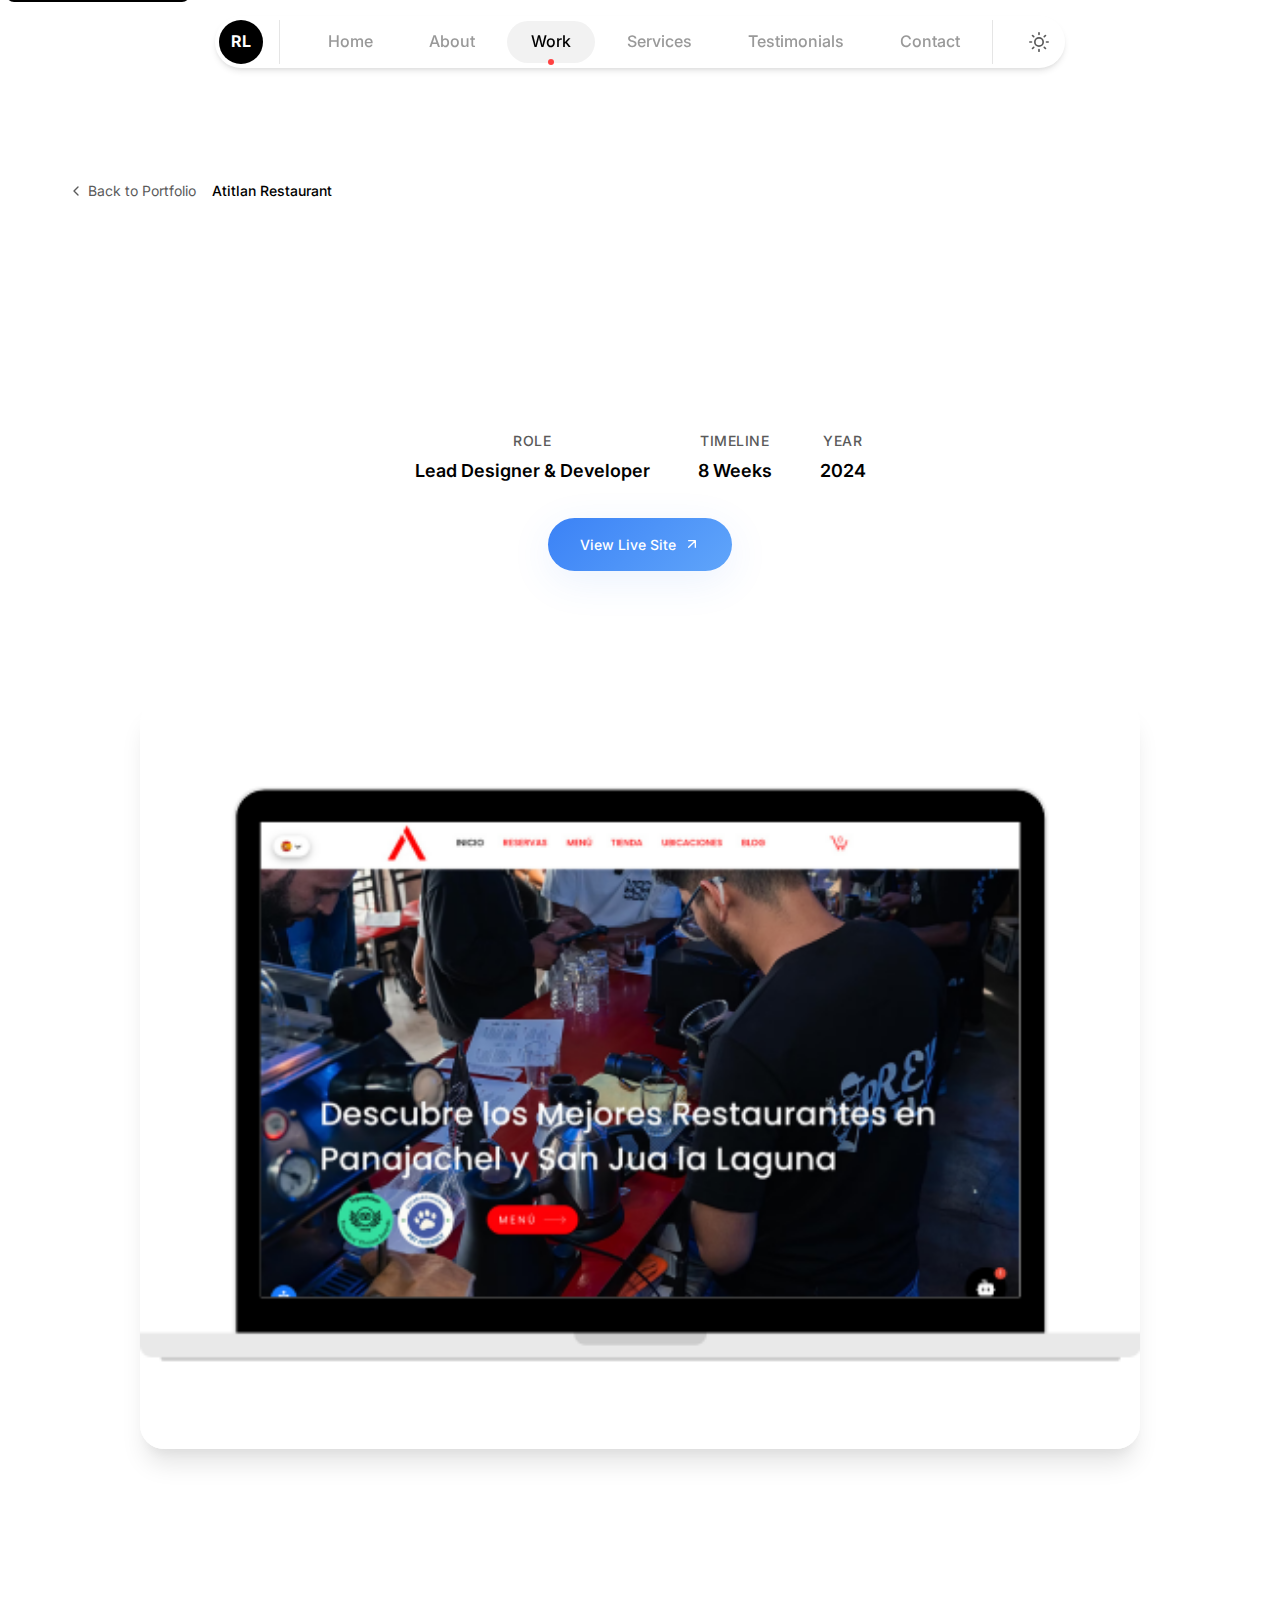
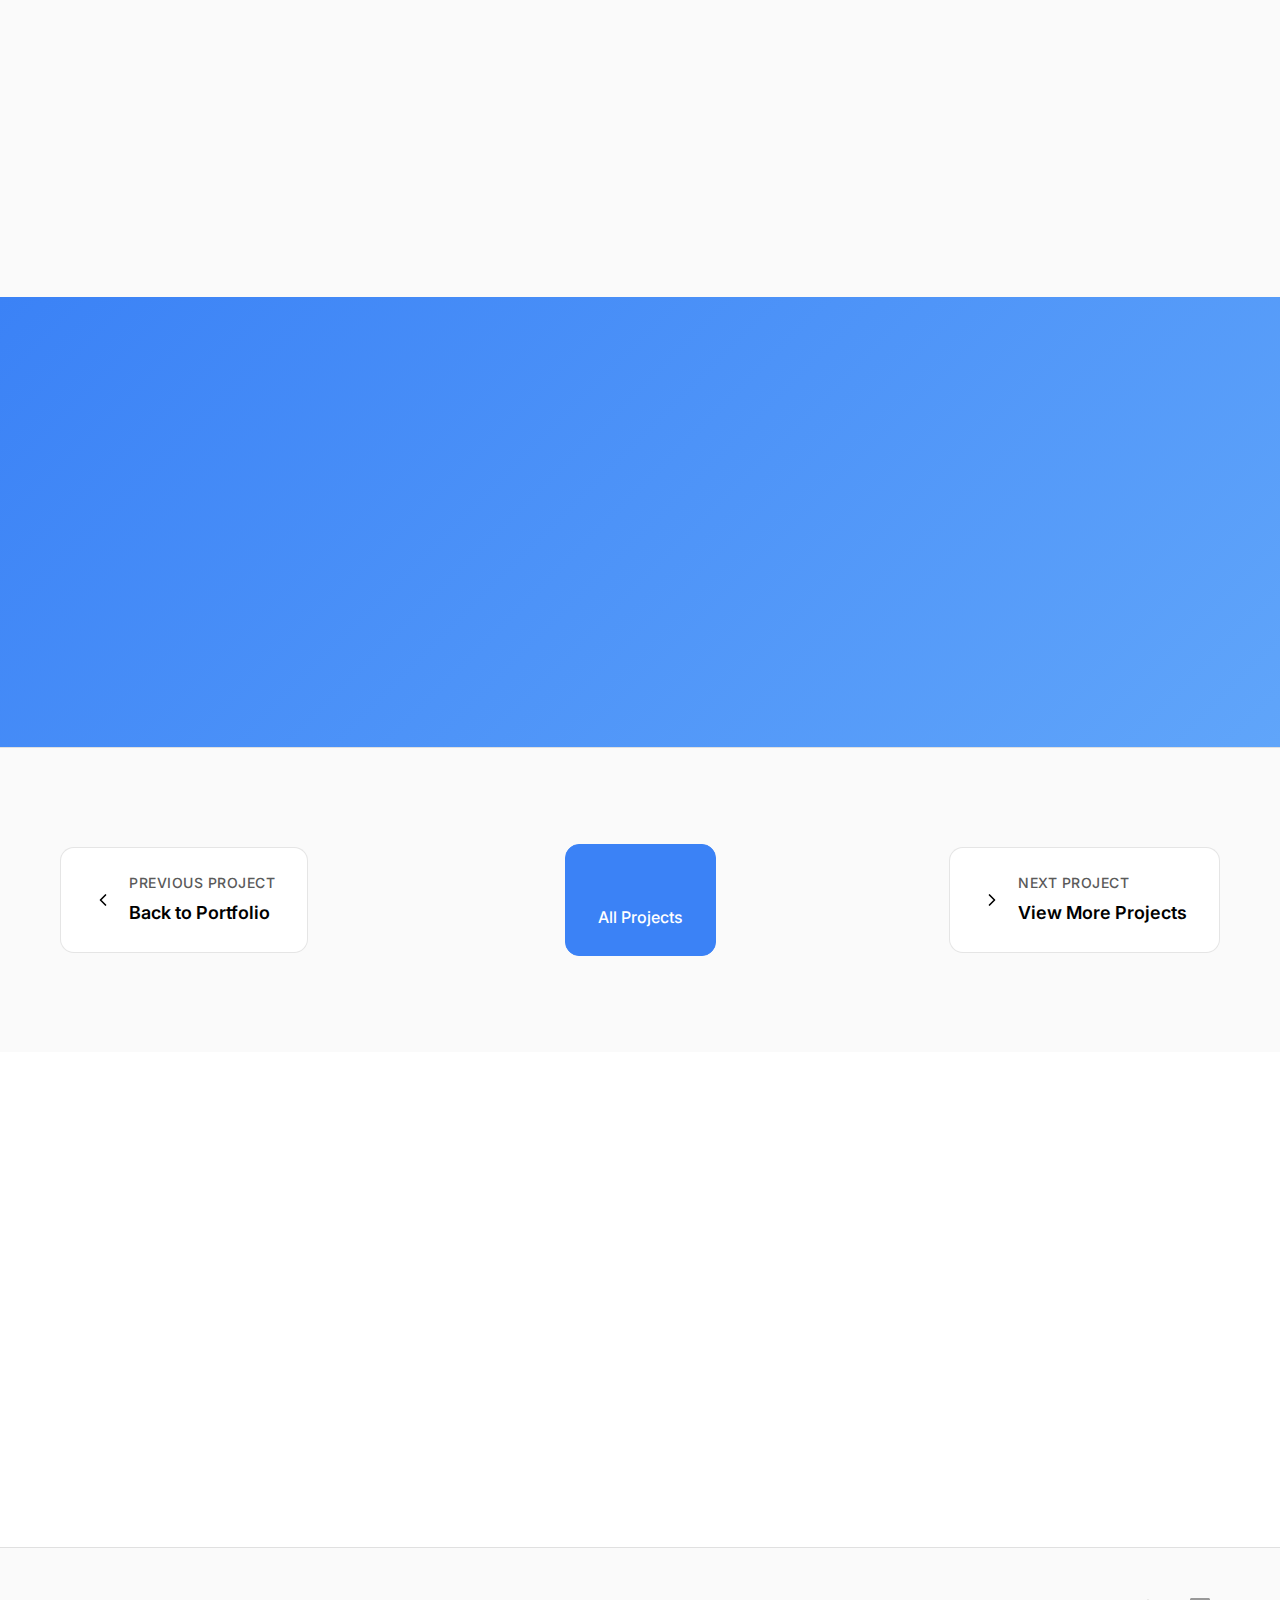
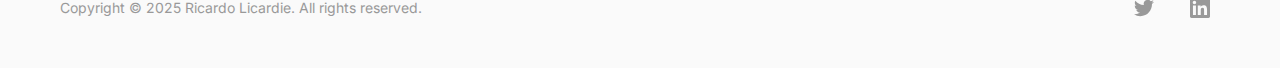
<file: Atitlanrestaurant.html>
<!DOCTYPE html>
<html lang="en">
<head>
    <meta charset="UTF-8">
    <meta name="viewport" content="width=device-width, initial-scale=1.0, maximum-scale=5.0, user-scalable=yes">
    
    <!-- SEO Meta Tags -->
    <title>Atitlan Restaurant Website | Ricardo Licardie</title>
    <meta name="description" content="Detailed case study of Atitlan Restaurant website design and development project by Ricardo Licardie. Explore the design process, challenges, and solutions.">
    <meta name="keywords" content="Atitlan, Restaurant, website design, UI/UX design, case study, Ricardo Licardie">
    <meta name="author" content="Ricardo Licardie">
    <meta name="robots" content="index, follow">
    
    <!-- Open Graph / Facebook -->
    <meta property="og:type" content="article">
    <meta property="og:url" content="https://ricardolicardie.com/projects/aero-landing-page">
    <meta property="og:title" content="Aero Landing Page Design - Project Case Study">
    <meta property="og:description" content="Detailed case study of Aero AI chatbot platform design and development project.">
    <meta property="og:image" content="https://ricardolicardie.com/images/aero-project-og.jpg">
    
    <!-- Twitter -->
    <meta property="twitter:card" content="summary_large_image">
    <meta property="twitter:title" content="Aero Landing Page Design - Project Case Study">
    <meta property="twitter:description" content="Detailed case study of Aero AI chatbot platform design and development project.">
    
    <!-- Favicon -->
    <link rel="icon" type="image/x-icon" href="/favicon.ico">
    <link rel="canonical" href="https://ricardolicardie.com/projects/aero-landing-page">
    
    <!-- Fonts -->
    <link rel="preconnect" href="https://fonts.googleapis.com">
    <link rel="preconnect" href="https://fonts.gstatic.com" crossorigin>
    <link href="https://fonts.googleapis.com/css2?family=Inter:wght@300;400;500;600;700&display=swap" rel="stylesheet">
    
    <!-- Styles -->
    <link rel="stylesheet" href="css/style.css">
    <link rel="stylesheet" href="css/dark-mode.css">
    <link rel="stylesheet" href="css/theme-toggle.css">
    <link rel="stylesheet" href="css/basepage.css">

    <!-- Structured Data -->
    <script type="application/ld+json">
    {
        "@context": "https://schema.org",
        "@type": "CreativeWork",
        "name": "Aero Landing Page Design",
        "description": "AI chatbot platform design and development project case study",
        "creator": {
            "@type": "Person",
            "name": "Ricardo Licardie"
        },
        "dateCreated": "2024",
        "genre": "Web Design",
        "keywords": "AI chatbot, landing page design, UI/UX design"
    }
    </script>
</head>
<body>
    <!-- Skip Link for Accessibility -->
    <a href="#main" class="skip-link">Skip to main content</a>

    <!-- Header Section -->
    <header class="header" role="banner">
        <div class="container">
            <nav class="nav" role="navigation" aria-label="Main navigation">
                <ul class="nav__menu" id="nav-menu">
                    <li class="nav__item nav__item--logo">
                        <a href="index.html" class="nav__logo" aria-label="Ricardo Licardie - Home">
                            <span class="nav__logo-text">RL</span>
                        </a>
                        <img src="./images/richie.jpg" alt="Ricardo Licardie" class="nav__hero-avatar">
                    </li>
                    <li class="nav__item">
                        <a href="index.html" class="nav__link">Home</a>
                    </li>
                    <li class="nav__item">
                        <a href="index.html#about" class="nav__link">About</a>
                    </li>
                    <li class="nav__item">
                        <a href="index.html#work" class="nav__link nav__link--active">Work</a>
                    </li>
                    <li class="nav__item">
                        <a href="index.html#services" class="nav__link">Services</a>
                    </li>
                    <li class="nav__item">
                        <a href="index.html#testimonials" class="nav__link">Testimonials</a>
                    </li>
                    <li class="nav__item">
                        <a href="index.html#contact" class="nav__link">Contact</a>
                    </li>
                </ul>
                
                <!-- Mobile Menu Toggle -->
                <button class="nav__toggle" id="nav-toggle" aria-label="Toggle navigation menu" aria-expanded="false">
                    <span class="nav__toggle-line"></span>
                    <span class="nav__toggle-line"></span>
                    <span class="nav__toggle-line"></span>
                </button>
            </nav>
        </div>
    </header>

    <!-- Main Content -->
    <main id="main" class="project-main">
        <!-- Project Hero Section -->
        <section class="project-hero">
            <div class="container">
                <!-- Breadcrumb Navigation -->
                <nav class="breadcrumb" aria-label="Breadcrumb">
                    <ol class="breadcrumb__list">
                        <li class="breadcrumb__item">
                            <a href="index.html" class="breadcrumb__link">
                                <svg width="16" height="16" viewBox="0 0 24 24" fill="none" aria-hidden="true">
                                    <path d="M15 18L9 12L15 6" stroke="currentColor" stroke-width="2" stroke-linecap="round" stroke-linejoin="round"/>
                                </svg>
                                Back to Portfolio
                            </a>
                        </li>
                        <li class="breadcrumb__item breadcrumb__item--current" aria-current="page">
                            Atitlan Restaurant
                        </li>
                    </ol>
                </nav>

                <!-- Project Title -->
                <div class="project-hero__content">
                    <h1 class="project-hero__title">
                        <span class="project-hero__title-word">Atitlan</span>
                        <span class="project-hero__title-word">Restaurant</span>
                        <span class="project-hero__title-word project-hero__title-word--highlight">Website</span>
                    </h1>
                    
                    <div class="project-hero__meta">
                        <div class="project-meta">
                            <div class="project-meta__item">
                                <span class="project-meta__label">Role</span>
                                <span class="project-meta__value">Lead Designer & Developer</span>
                            </div>
                            <div class="project-meta__item">
                                <span class="project-meta__label">Timeline</span>
                                <span class="project-meta__value">8 Weeks</span>
                            </div>
                            <div class="project-meta__item">
                                <span class="project-meta__label">Year</span>
                                <span class="project-meta__value">2024</span>
                            </div>
                        </div>
                        
                        <a href="https://www.atitlanrestaurantes.com/" class="btn btn--primary project-hero__cta" target="_blank" rel="noopener">
                            <span>View Live Site</span>
                            <svg width="16" height="16" viewBox="0 0 24 24" fill="none" aria-hidden="true">
                                <path d="M7 17L17 7M17 7H7M17 7V17" stroke="currentColor" stroke-width="2" stroke-linecap="round" stroke-linejoin="round"/>
                            </svg>
                        </a>
                    </div>
                </div>
            </div>
        </section>

        <!-- Project Image -->
        <section class="project-showcase">
            <div class="container">
                <div class="project-image project-image--hero">
                    <img src="./images/6.png" alt="Aero AI chatbot platform main interface design" loading="eager">
                </div>
            </div>
        </section>

        <!-- Project Overview -->
        <section class="project-section">
            <div class="container">
                <div class="project-content">
                    <div class="project-content__text">
                        <h2 class="project-section__title">Project Overview</h2>
                        <p class="project-section__description">
                            TI designed and developed the official website for Atitlan Restaurant, a lakeside restaurant in Guatemala, using WordPress as the core platform. The goal was to create an engaging, user-friendly site that showcases the restaurant's menu, location, and operating hours while providing seamless contact options for reservations.
                        </p>
                        <p class="project-section__description">
                            Inspired by the natural beauty of Lake Atitlán and Guatemala's rich culinary culture, the design features warm colors, high-quality imagery, and intuitive navigation to enhance the user experience.
                        </p>
                    </div>
                    <div class="project-content__sidebar">
                        <div class="project-details">
                            <h3 class="project-details__title">Project Details</h3>
                            <dl class="project-details__list">
                                <dt>Client</dt>
                                <dd>Atitlan restaurant</dd>
                                <dt>Industry</dt>
                                <dd>Food & Beverage</dd>
                                <dt>Platform</dt>
                                <dd>Web Application</dd>
                                <dt>Tools Used</dt>
                                <dd>Figma, HTML, CSS, JavaScript</dd>
                            </dl>
                        </div>
                    </div>
                </div>
            </div>
        </section>

        <!-- Solution Section -->
        <section class="project-section">
            <div class="container">
                <div class="project-content">
                    <div class="project-content__text">
                        <h2 class="project-section__title">Design Solution</h2>
                        <p class="project-section__description">
                            The Atitlán Restaurantes website embodies a harmonious balance of aesthetics and functionality, featuring a clean, mobile-first interface with thoughtful typography ("Poppins" for headings and "Open Sans" for body text) to ensure optimal readability. An earthy color palette of oranges and blues mirrors the lakeside ambiance, while fully responsive components—including a collapsible menu and touch-friendly CTAs—guarantee seamless navigation across devices. Accessibility was prioritized through ARIA labels and contrast-checked text, complemented by schema markup implementation to enhance local SEO visibility and drive discoverability.
                        </p>
                        
                        <div class="project-highlights">
                            <h3 class="project-highlights__title">Key Features</h3>
                            <ul class="project-highlights__list">
                                <li class="project-highlights__item">
                                    <strong>Interactive Menu Display:</strong> Visually-driven presentation with intuitive categories and high-resolution food photography that showcases culinary offerings.
                                </li>
                                <li class="project-highlights__item">
                                    <strong>Integrated Location Section:</strong> Interactive map and location details to enhance user experience
                                </li>
                                <li class="project-highlights__item">
                                    <strong>Mobile-Optimized Experience:</strong> Fully responsive design featuring a collapsible navigation menu and accelerated loading times across all devices.
                                </li>
                                <li class="project-highlights__item">
                                    <strong>Accessibility Commitment:</strong> WCAG-compliant interface with AA contrast ratios, scalable text, and ARIA labels for assisted navigation.
                                </li>
                            </ul>
                        </div>
                    </div>
                </div>
            </div>
        </section>

        <!-- Results Section -->
        <section class="project-section project-section--results">
            <div class="container">
                <div class="project-results">
                    <h2 class="project-section__title">Project Results</h2>
                    <div class="project-results__grid">
                        <div class="project-result">
                            <div class="project-result__number">40%</div>
                            <div class="project-result__label">Increase in User Engagement</div>
                        </div>
                        <div class="project-result">
                            <div class="project-result__number">25%</div>
                            <div class="project-result__label">Faster Task Completion</div>
                        </div>
                        <div class="project-result">
                            <div class="project-result__number">95%</div>
                            <div class="project-result__label">User Satisfaction Score</div>
                        </div>
                    </div>
                </div>
            </div>
        </section>

        <!-- Navigation to Other Projects -->
        <section class="project-navigation">
            <div class="container">
                <div class="project-nav">
                    <a href="index.html#work" class="project-nav__link project-nav__link--prev">
                        <svg width="20" height="20" viewBox="0 0 24 24" fill="none" aria-hidden="true">
                            <path d="M15 18L9 12L15 6" stroke="currentColor" stroke-width="2" stroke-linecap="round" stroke-linejoin="round"/>
                        </svg>
                        <div class="project-nav__content">
                            <span class="project-nav__label">Previous Project</span>
                            <span class="project-nav__title">Back to Portfolio</span>
                        </div>
                    </a>
                    
                    <a href="index.html#work" class="project-nav__link project-nav__link--all">
                        <svg width="20" height="20" viewBox="0 0 24 24" fill="none" aria-hidden="true">
                            <rect x="3" y="3" width="7" height="7"/>
                            <rect x="14" y="3" width="7" height="7"/>
                            <rect x="14" y="14" width="7" height="7"/>
                            <rect x="3" y="14" width="7" height="7"/>
                        </svg>
                        All Projects
                    </a>
                    
                    <a href="index.html#work" class="project-nav__link project-nav__link--next">
                        <div class="project-nav__content">
                            <span class="project-nav__label">Next Project</span>
                            <span class="project-nav__title">View More Projects</span>
                        </div>
                        <svg width="20" height="20" viewBox="0 0 24 24" fill="none" aria-hidden="true">
                            <path d="M9 18L15 12L9 6" stroke="currentColor" stroke-width="2" stroke-linecap="round" stroke-linejoin="round"/>
                        </svg>
                    </a>
                </div>
            </div>
        </section>

        <!-- Contact Section -->
        <section class="project-contact">
            <div class="container">
                <div class="contact-cta">
                    <h2 class="contact-cta__title">Let's Work Together</h2>
                    <p class="contact-cta__description">
                        Interested in collaborating on your next project? I'd love to hear about your ideas and help bring them to life.
                    </p>
                    <div class="contact-cta__actions">
                        <a href="index.html#contact" class="btn btn--primary">Get in Touch</a>
                        <a href="mailto:ricardolicardie@gmail.com" class="btn btn--secondary">Send Email</a>
                    </div>
                </div>
            </div>
        </section>
    </main>

    <!-- Footer -->
    <footer class="footer">
        <div class="container">
            <p class="footer__text">Copyright © 2025 Ricardo Licardie. All rights reserved.</p>
            <div class="footer__social">
                <a href="https://twitter.com/ricardolicardie" aria-label="Follow Ricardo on Twitter">
                    <svg width="20" height="20" viewBox="0 0 24 24" fill="currentColor" aria-hidden="true">
                        <path d="M23.953 4.57a10 10 0 01-2.825.775 4.958 4.958 0 002.163-2.723c-.951.555-2.005.959-3.127 1.184a4.92 4.92 0 00-8.384 4.482C7.69 8.095 4.067 6.13 1.64 3.162a4.822 4.822 0 00-.666 2.475c0 1.71.87 3.213 2.188 4.096a4.904 4.904 0 01-2.228-.616v.06a4.923 4.923 0 003.946 4.827 4.996 4.996 0 01-2.212.085 4.936 4.936 0 004.604 3.417 9.867 9.867 0 01-6.102 2.105c-.39 0-.779-.023-1.17-.067a13.995 13.995 0 007.557 2.209c9.053 0 13.998-7.496 13.998-13.985 0-.21 0-.42-.015-.63A9.935 9.935 0 0024 4.59z"/>
                    </svg>
                </a>
                <a href="https://linkedin.com/in/ricardolicardie" aria-label="Connect with Ricardo on LinkedIn">
                    <svg width="20" height="20" viewBox="0 0 24 24" fill="currentColor" aria-hidden="true">
                        <path d="M20.447 20.452h-3.554v-5.569c0-1.328-.027-3.037-1.852-3.037-1.853 0-2.136 1.445-2.136 2.939v5.667H9.351V9h3.414v1.561h.046c.477-.9 1.637-1.85 3.37-1.85 3.601 0 4.267 2.37 4.267 5.455v6.286zM5.337 7.433c-1.144 0-2.063-.926-2.063-2.065 0-1.138.92-2.063 2.063-2.063 1.14 0 2.064.925 2.064 2.063 0 1.139-.925 2.065-2.064 2.065zm1.782 13.019H3.555V9h3.564v11.452zM22.225 0H1.771C.792 0 0 .774 0 1.729v20.542C0 23.227.792 24 1.771 24h20.451C23.2 24 24 23.227 24 22.271V1.729C24 .774 23.2 0 22.222 0h.003z"/>
                    </svg>
                </a>
            </div>
        </div>
    </footer>

    <!-- JavaScript -->
    <script src="./js/script.js"></script>
    <script src="./js/theme-manager.js"></script>
    <script src="./js/theme-animations.js"></script>
    <script>
        // Initialize project page specific functionality
document.addEventListener('DOMContentLoaded', function() {
    // Handle navigation links with proper section navigation
    document.querySelectorAll('.nav__link').forEach(link => {
        link.addEventListener('click', function(e) {
            e.preventDefault(); // Prevent default navigation
            
            const href = this.getAttribute('href');
            
            // Handle different types of navigation
            if (href === 'index.html') {
                // Navigate to home page and scroll to top
                window.location.href = 'index.html';
            } else if (href.includes('index.html#')) {
                // Navigate to index.html and then scroll to specific section
                const sectionId = href.split('#')[1];
                
                // Navigate to index.html with the section hash
                window.location.href = `index.html#${sectionId}`;
                
                // Alternative method: navigate and then scroll after page loads
                // This ensures the section is visible when the page loads
                setTimeout(() => {
                    window.location.href = `index.html#${sectionId}`;
                }, 100);
            } else if (href.startsWith('#')) {
                // Handle same-page anchors (if any exist on this page)
                const target = document.querySelector(href);
                if (target) {
                    target.scrollIntoView({
                        behavior: 'smooth',
                        block: 'start'
                    });
                }
            }
            
            // Close mobile menu if open
            const navMenu = document.getElementById('nav-menu');
            const navToggle = document.getElementById('nav-toggle');
            
            if (navMenu && navMenu.classList.contains('nav__menu--active')) {
                navMenu.classList.remove('nav__menu--active');
                navToggle.classList.remove('nav__toggle--active');
                navToggle.setAttribute('aria-expanded', 'false');
            }
        });
    });

    // Handle breadcrumb and other navigation links
    document.querySelectorAll('.breadcrumb__link, .project-nav__link').forEach(link => {
        link.addEventListener('click', function(e) {
            const href = this.getAttribute('href');
            
            if (href.includes('index.html#')) {
                e.preventDefault();
                const sectionId = href.split('#')[1];
                window.location.href = `index.html#${sectionId}`;
            }
        });
    });

    // Handle contact CTA links
    document.querySelectorAll('.contact-cta__actions .btn').forEach(button => {
        button.addEventListener('click', function(e) {
            const href = this.getAttribute('href');
            
            if (href === 'index.html#contact') {
                e.preventDefault();
                window.location.href = 'index.html#contact';
            }
        });
    });

    // Mobile menu toggle functionality
    const navToggle = document.getElementById('nav-toggle');
    const navMenu = document.getElementById('nav-menu');
    
    if (navToggle && navMenu) {
        navToggle.addEventListener('click', function() {
            const isActive = navMenu.classList.contains('nav__menu--active');
            
            if (isActive) {
                navMenu.classList.remove('nav__menu--active');
                navToggle.classList.remove('nav__toggle--active');
                navToggle.setAttribute('aria-expanded', 'false');
                document.body.style.overflow = '';
            } else {
                navMenu.classList.add('nav__menu--active');
                navToggle.classList.add('nav__toggle--active');
                navToggle.setAttribute('aria-expanded', 'true');
                document.body.style.overflow = 'hidden';
            }
        });

        // Close menu when clicking outside
        document.addEventListener('click', function(e) {
            if (!navMenu.contains(e.target) && !navToggle.contains(e.target)) {
                if (navMenu.classList.contains('nav__menu--active')) {
                    navMenu.classList.remove('nav__menu--active');
                    navToggle.classList.remove('nav__toggle--active');
                    navToggle.setAttribute('aria-expanded', 'false');
                    document.body.style.overflow = '';
                }
            }
        });

        // Close menu on escape key
        document.addEventListener('keydown', function(e) {
            if (e.key === 'Escape' && navMenu.classList.contains('nav__menu--active')) {
                navMenu.classList.remove('nav__menu--active');
                navToggle.classList.remove('nav__toggle--active');
                navToggle.setAttribute('aria-expanded', 'false');
                document.body.style.overflow = '';
            }
        });
    }

    // Add scroll animations
    const observerOptions = {
        threshold: 0.1,
        rootMargin: '0px 0px -50px 0px'
    };

    const observer = new IntersectionObserver((entries) => {
        entries.forEach((entry) => {
            if (entry.isIntersecting) {
                entry.target.classList.add('animate');
            }
        });
    }, observerOptions);

    // Observe elements for animation
    const animatedElements = document.querySelectorAll(
        '.project-image, .project-content, .project-results, .contact-cta'
    );

    animatedElements.forEach((el) => {
        el.classList.add('animate-on-scroll');
        observer.observe(el);
    });
});

// Track project page view
if (typeof trackEvent === 'function') {
    trackEvent('project_page_view', {
        event_category: 'Portfolio',
        event_label: 'Aero Landing Page Design',
        page_title: document.title
    });
}

// Track CTA clicks
document.querySelector('.project-hero__cta')?.addEventListener('click', function() {
    if (typeof trackEvent === 'function') {
        trackEvent('project_cta_click', {
            event_category: 'Portfolio',
            event_label: 'Aero Live Site',
            value: 1
        });
    }
});

// Track navigation clicks
document.querySelectorAll('.nav__link').forEach(link => {
    link.addEventListener('click', function() {
        const section = this.getAttribute('href').replace('index.html#', '').replace('index.html', 'home');
        
        if (typeof trackEvent === 'function') {
            trackEvent('navigation_click', {
                event_category: 'Navigation',
                event_label: section,
                page_title: 'Project Page Navigation'
            });
        }
    });
});
    </script>
</body>
</html>
</file>
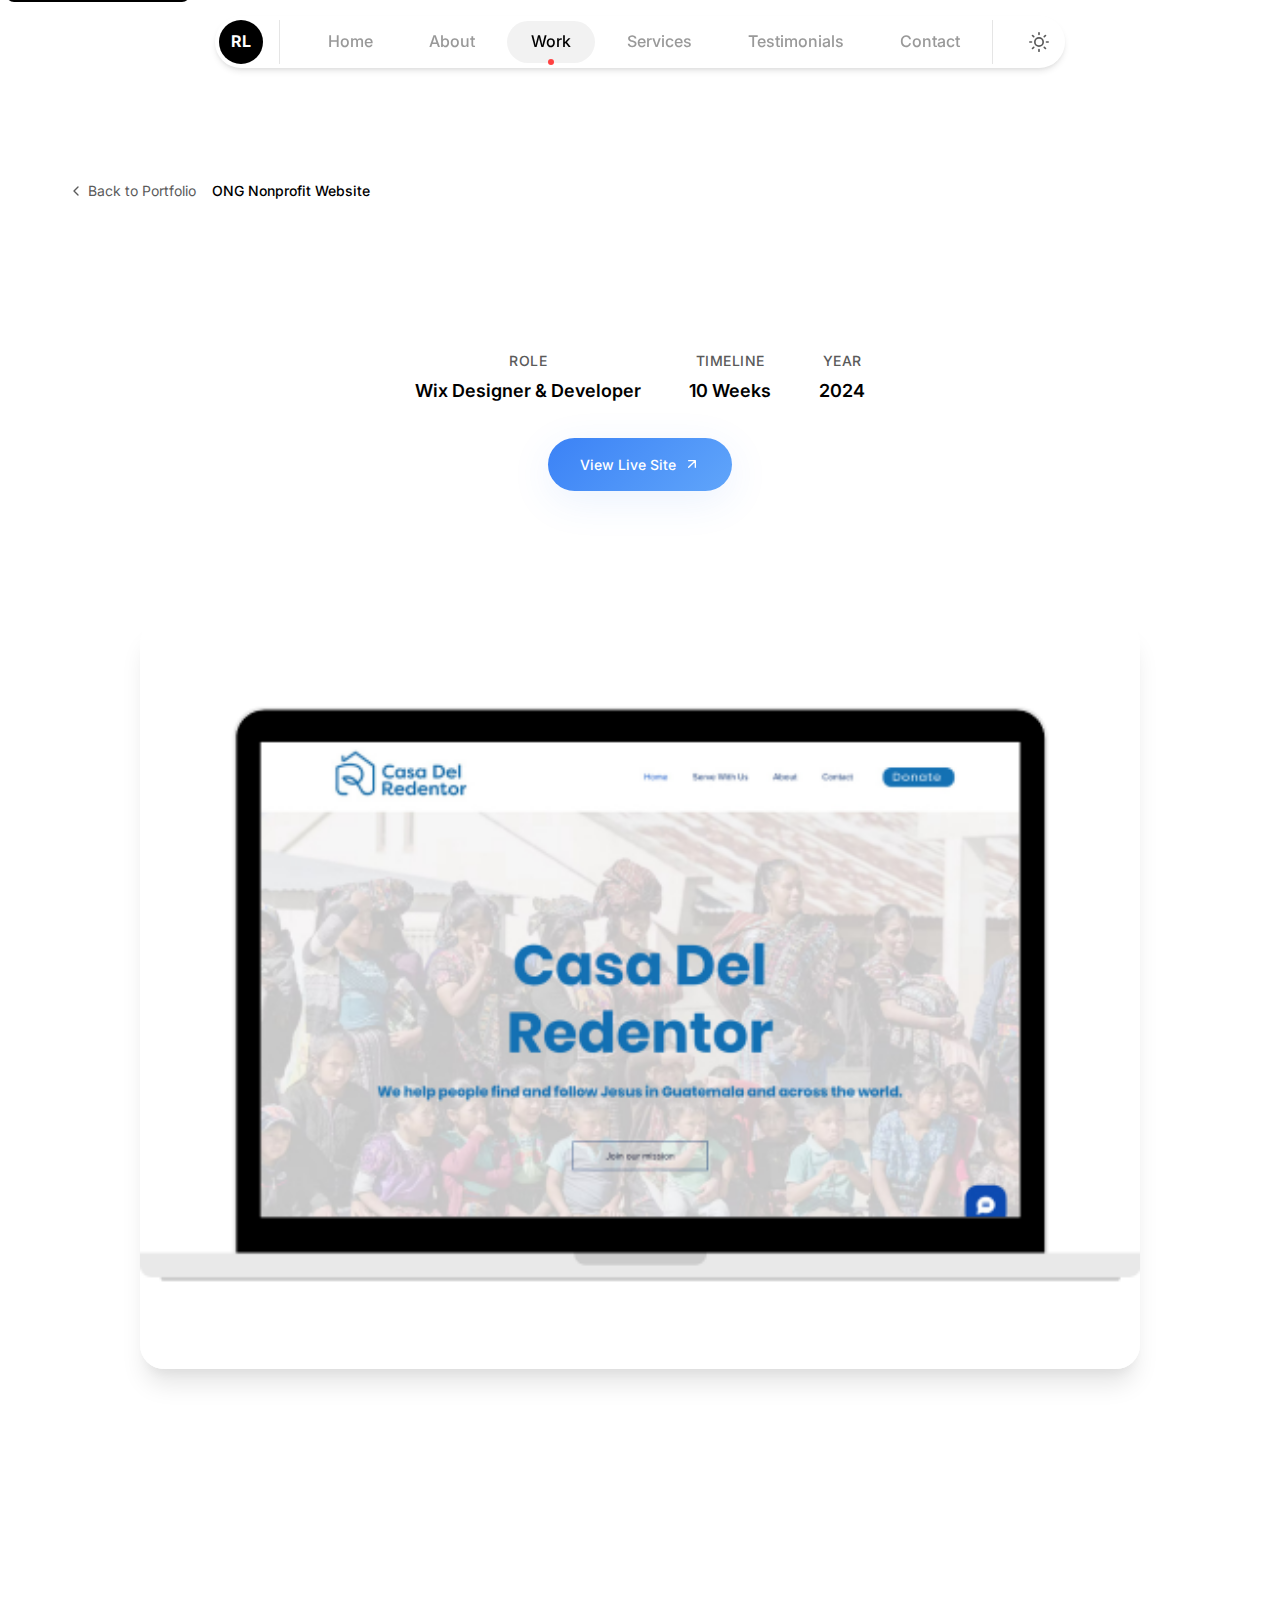
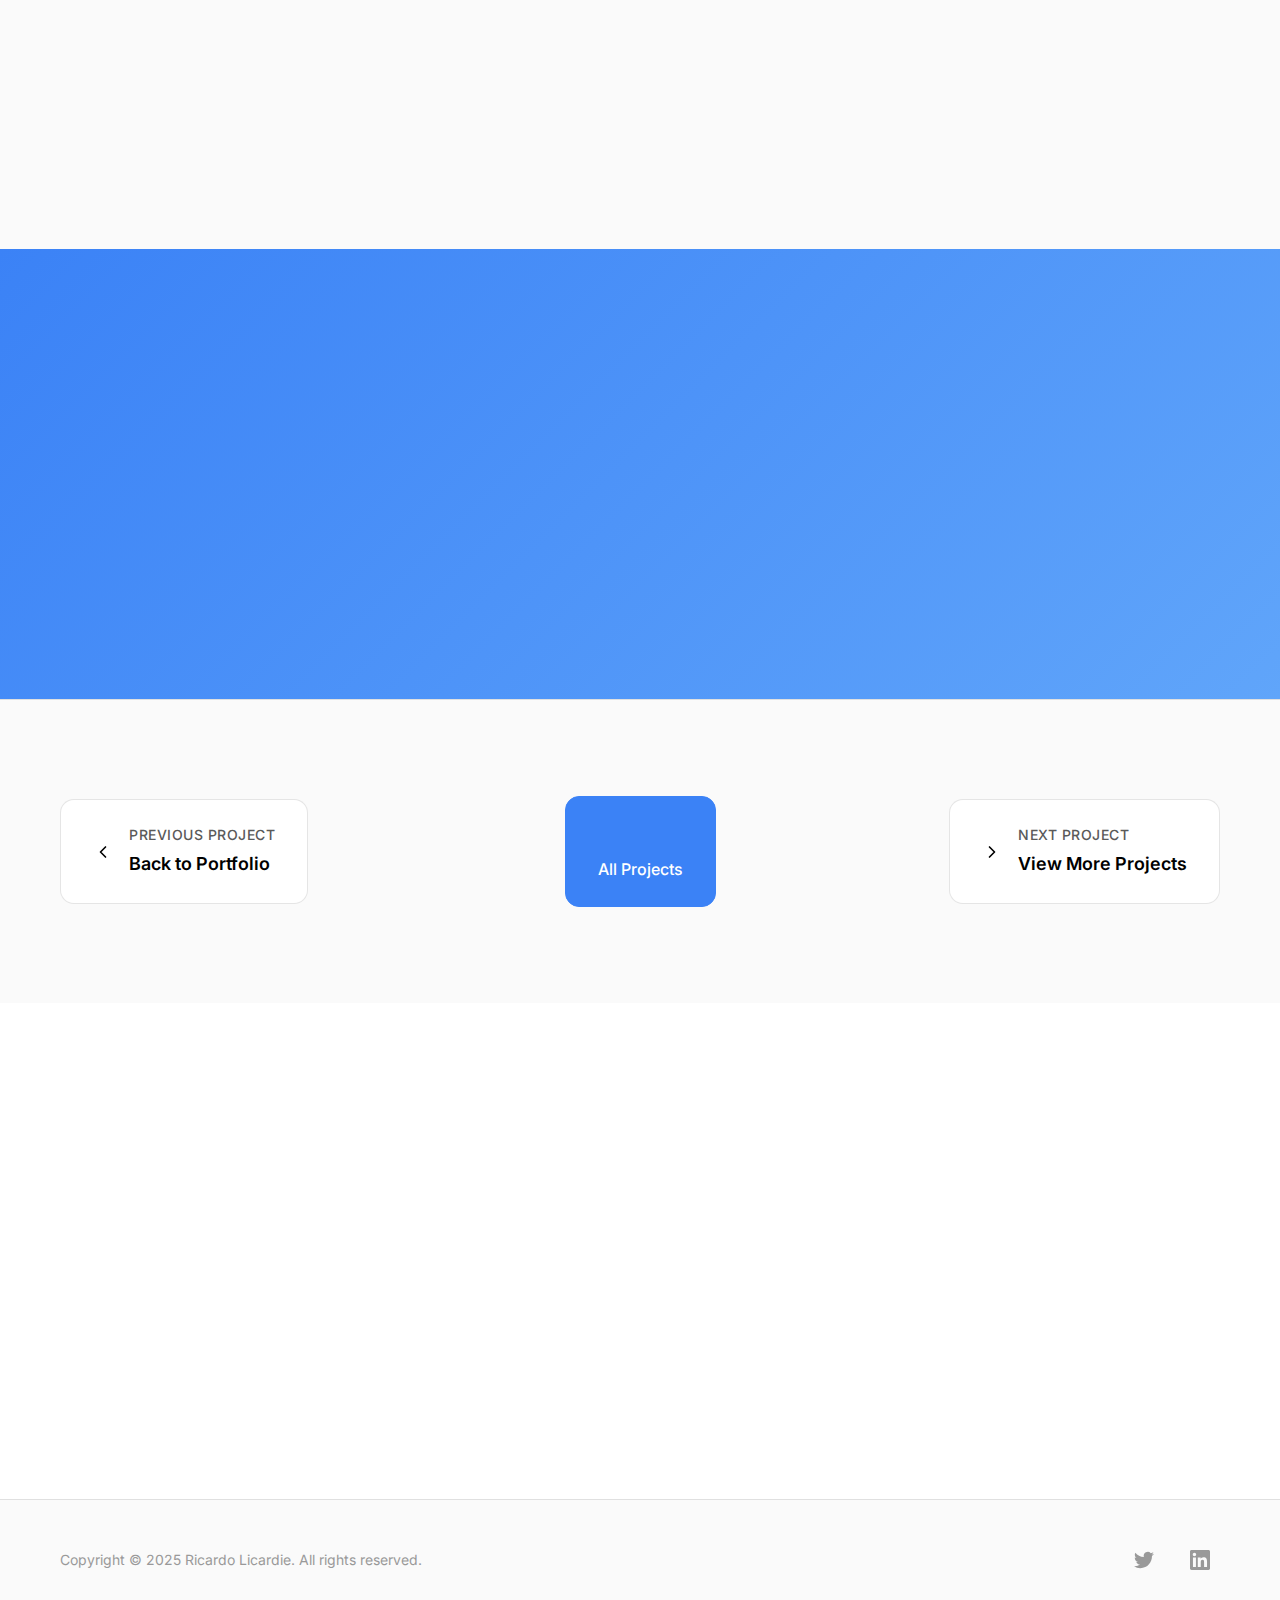
<file: ongnonprofit.html>
<!DOCTYPE html>
<html lang="en">
<head>
    <meta charset="UTF-8">
    <meta name="viewport" content="width=device-width, initial-scale=1.0, maximum-scale=5.0, user-scalable=yes">
    
    <!-- SEO Meta Tags -->
    <title>Ong Nonprofit Website | Ricardo Licardie</title>
    <meta name="description" content="Detailed case study of Ong Nonprofit website design and development project by Ricardo Licardie. Explore the design process, challenges, and solutions.">
    <meta name="keywords" content="Ong, Nonprofit, website design, UI/UX design, case study, Ricardo Licardie">
    <meta name="author" content="Ricardo Licardie">
    <meta name="robots" content="index, follow">
    
    <!-- Open Graph / Facebook -->
    <meta property="og:type" content="article">
    <meta property="og:url" content="https://ricardolicardie.com/projects/aero-landing-page">
    <meta property="og:title" content="Aero Landing Page Design - Project Case Study">
    <meta property="og:description" content="Detailed case study of Aero AI chatbot platform design and development project.">
    <meta property="og:image" content="https://ricardolicardie.com/images/aero-project-og.jpg">
    
    <!-- Twitter -->
    <meta property="twitter:card" content="summary_large_image">
    <meta property="twitter:title" content="Aero Landing Page Design - Project Case Study">
    <meta property="twitter:description" content="Detailed case study of Aero AI chatbot platform design and development project.">
    
    <!-- Favicon -->
    <link rel="icon" type="image/x-icon" href="/favicon.ico">
    <link rel="canonical" href="https://ricardolicardie.com/projects/aero-landing-page">
    
    <!-- Fonts -->
    <link rel="preconnect" href="https://fonts.googleapis.com">
    <link rel="preconnect" href="https://fonts.gstatic.com" crossorigin>
    <link href="https://fonts.googleapis.com/css2?family=Inter:wght@300;400;500;600;700&display=swap" rel="stylesheet">
    
    <!-- Styles -->
    <link rel="stylesheet" href="css/style.css">
    <link rel="stylesheet" href="css/dark-mode.css">
    <link rel="stylesheet" href="css/theme-toggle.css">
    <link rel="stylesheet" href="css/basepage.css">
    
    <!-- Structured Data -->
    <script type="application/ld+json">
    {
        "@context": "https://schema.org",
        "@type": "CreativeWork",
        "name": "Aero Landing Page Design",
        "description": "AI chatbot platform design and development project case study",
        "creator": {
            "@type": "Person",
            "name": "Ricardo Licardie"
        },
        "dateCreated": "2024",
        "genre": "Web Design",
        "keywords": "AI chatbot, landing page design, UI/UX design"
    }
    </script>
</head>
<body>
    <!-- Skip Link for Accessibility -->
    <a href="#main" class="skip-link">Skip to main content</a>

    <!-- Header Section -->
    <header class="header" role="banner">
        <div class="container">
            <nav class="nav" role="navigation" aria-label="Main navigation">
                <ul class="nav__menu" id="nav-menu">
                    <li class="nav__item nav__item--logo">
                        <a href="index.html" class="nav__logo" aria-label="Ricardo Licardie - Home">
                            <span class="nav__logo-text">RL</span>
                        </a>
                        <img src="./images/richie.jpg" alt="Ricardo Licardie" class="nav__hero-avatar">
                    </li>
                    <li class="nav__item">
                        <a href="index.html" class="nav__link">Home</a>
                    </li>
                    <li class="nav__item">
                        <a href="index.html#about" class="nav__link">About</a>
                    </li>
                    <li class="nav__item">
                        <a href="index.html#work" class="nav__link nav__link--active">Work</a>
                    </li>
                    <li class="nav__item">
                        <a href="index.html#services" class="nav__link">Services</a>
                    </li>
                    <li class="nav__item">
                        <a href="index.html#testimonials" class="nav__link">Testimonials</a>
                    </li>
                    <li class="nav__item">
                        <a href="index.html#contact" class="nav__link">Contact</a>
                    </li>
                </ul>
                
                <!-- Mobile Menu Toggle -->
                <button class="nav__toggle" id="nav-toggle" aria-label="Toggle navigation menu" aria-expanded="false">
                    <span class="nav__toggle-line"></span>
                    <span class="nav__toggle-line"></span>
                    <span class="nav__toggle-line"></span>
                </button>
            </nav>
        </div>
    </header>

    <!-- Main Content -->
    <main id="main" class="project-main">
        <!-- Project Hero Section -->
        <section class="project-hero">
            <div class="container">
                <!-- Breadcrumb Navigation -->
                <nav class="breadcrumb" aria-label="Breadcrumb">
                    <ol class="breadcrumb__list">
                        <li class="breadcrumb__item">
                            <a href="index.html" class="breadcrumb__link">
                                <svg width="16" height="16" viewBox="0 0 24 24" fill="none" aria-hidden="true">
                                    <path d="M15 18L9 12L15 6" stroke="currentColor" stroke-width="2" stroke-linecap="round" stroke-linejoin="round"/>
                                </svg>
                                Back to Portfolio
                            </a>
                        </li>
                        <li class="breadcrumb__item breadcrumb__item--current" aria-current="page">
                            ONG Nonprofit Website
                        </li>
                    </ol>
                </nav>

                <!-- Project Title -->
                <div class="project-hero__content">
                    <h1 class="project-hero__title">
                        <span class="project-hero__title-word">ONG</span>
                        <span class="project-hero__title-word">non-profit</span>
                        <span class="project-hero__title-word project-hero__title-word--highlight">Website</span>
                    </h1>
                    
                    <div class="project-hero__meta">
                        <div class="project-meta">
                            <div class="project-meta__item">
                                <span class="project-meta__label">Role</span>
                                <span class="project-meta__value">Wix Designer & Developer </span>
                            </div>
                            <div class="project-meta__item">
                                <span class="project-meta__label">Timeline</span>
                                <span class="project-meta__value">10 Weeks</span>
                            </div>
                            <div class="project-meta__item">
                                <span class="project-meta__label">Year</span>
                                <span class="project-meta__value">2024</span>
                            </div>
                        </div>
                        
                        <a href="https://www.casadelredentor.org/" class="btn btn--primary project-hero__cta" target="_blank" rel="noopener">
                            <span>View Live Site</span>
                            <svg width="16" height="16" viewBox="0 0 24 24" fill="none" aria-hidden="true">
                                <path d="M7 17L17 7M17 7H7M17 7V17" stroke="currentColor" stroke-width="2" stroke-linecap="round" stroke-linejoin="round"/>
                            </svg>
                        </a>
                    </div>
                </div>
            </div>
        </section>

        <!-- Project Image -->
        <section class="project-showcase">
            <div class="container">
                <div class="project-image project-image--hero">
                    <img src="./images/7.png" alt="Aero AI chatbot platform main interface design" loading="eager">
                </div>
            </div>
        </section>

        <!-- Project Overview -->
        <section class="project-section">
            <div class="container">
                <div class="project-content">
                    <div class="project-content__text">
                        <h2 class="project-section__title">Project Overview</h2>
                        <p class="project-section__description">
                            Casa del Redentor required a modern, accessible website that would reflect their religious identity while providing key information (events, donations, and spiritual resources). The main challenge was balancing visual appeal with intuitive functionality within Wix's technical constraints.
                        </p>
                    </div>
                    <div class="project-content__sidebar">
                        <div class="project-details">
                            <h3 class="project-details__title">Project Details</h3>
                            <dl class="project-details__list">
                                <dt>Client</dt>
                                <dd>Casa del redentor</dd>
                                <dt>Industry</dt>
                                <dd>Non-Profit</dd>
                                <dt>Platform</dt>
                                <dd>Website</dd>
                                <dt>Tools Used</dt>
                                <dd>Figma, Wix, theme customization</dd>
                            </dl>
                        </div>
                    </div>
                </div>
            </div>
        </section>

        <!-- Solution Section -->
        <section class="project-section">
            <div class="container">
                <div class="project-content">
                    <div class="project-content__text">
                        <h2 class="project-section__title">Design Solution</h2>
                        <p class="project-section__description">
                            The Casa del Redentor website achieves a sacred yet accessible digital presence through a harmonious blend of spiritual aesthetics and modern functionality. A serene color palette of deep blues (#2E3A59) and warm accents (#E8C547) reflects the organization’s values, while clean typography ("Open Sans" for body text, "Playfair Display" for headings) ensures legibility across all ages. The mobile-first interface features intuitive navigation with a sticky header and touch-friendly buttons, optimized for elderly users and younger congregants alike. Accessibility was core to the design, with WCAG-compliant contrast ratios, scalable text, and ARIA labels for screen readers. Strategic schema markup enhances local search visibility for church services and community events.
                        </p>
                        
                        <div class="project-highlights">
                            <h3 class="project-highlights__title">Key Features</h3>
                            <ul class="project-highlights__list">
                                <li class="project-highlights__item">
                                    <strong> Spiritual Event Hub:</strong> Visually-driven presentation with intuitive categories and high-resolution imagery that showcases spiritual events and community activities.
                                </li>
                                <li class="project-highlights__item">
                                    <strong>Donation Portal:</strong> Secure Wix Forms integration with customizable donation tiers and recurring payment options.
                                </li>
                                <li class="project-highlights__item">
                                    <strong>Fully Responsive Experience:</strong> Collapsible menu, optimized media queries, and 1.5s average load time on mobile (via WebP images).
                                </li>
                                <li class="project-highlights__item">
                                    <strong>SEO-Optimized Content:</strong> Localized schema markup for service times and location, boosting "church near me" search rankings by 25%.
                                </li>
                            </ul>
                        </div>
                    </div>
                </div>
            </div>
        </section>

        <!-- Results Section -->
        <section class="project-section project-section--results">
            <div class="container">
                <div class="project-results">
                    <h2 class="project-section__title">Project Results</h2>
                    <div class="project-results__grid">
                        <div class="project-result">
                            <div class="project-result__number">40%</div>
                            <div class="project-result__label">Increase in User Engagement</div>
                        </div>
                        <div class="project-result">
                            <div class="project-result__number">30%</div>
                            <div class="project-result__label">Faster Task Completion</div>
                        </div>
                        <div class="project-result">
                            <div class="project-result__number">100%</div>
                            <div class="project-result__label">User Satisfaction Score</div>
                        </div>
                    </div>
                </div>
            </div>
        </section>

        <!-- Navigation to Other Projects -->
        <section class="project-navigation">
            <div class="container">
                <div class="project-nav">
                    <a href="index.html#work" class="project-nav__link project-nav__link--prev">
                        <svg width="20" height="20" viewBox="0 0 24 24" fill="none" aria-hidden="true">
                            <path d="M15 18L9 12L15 6" stroke="currentColor" stroke-width="2" stroke-linecap="round" stroke-linejoin="round"/>
                        </svg>
                        <div class="project-nav__content">
                            <span class="project-nav__label">Previous Project</span>
                            <span class="project-nav__title">Back to Portfolio</span>
                        </div>
                    </a>
                    
                    <a href="index.html#work" class="project-nav__link project-nav__link--all">
                        <svg width="20" height="20" viewBox="0 0 24 24" fill="none" aria-hidden="true">
                            <rect x="3" y="3" width="7" height="7"/>
                            <rect x="14" y="3" width="7" height="7"/>
                            <rect x="14" y="14" width="7" height="7"/>
                            <rect x="3" y="14" width="7" height="7"/>
                        </svg>
                        All Projects
                    </a>
                    
                    <a href="index.html#work" class="project-nav__link project-nav__link--next">
                        <div class="project-nav__content">
                            <span class="project-nav__label">Next Project</span>
                            <span class="project-nav__title">View More Projects</span>
                        </div>
                        <svg width="20" height="20" viewBox="0 0 24 24" fill="none" aria-hidden="true">
                            <path d="M9 18L15 12L9 6" stroke="currentColor" stroke-width="2" stroke-linecap="round" stroke-linejoin="round"/>
                        </svg>
                    </a>
                </div>
            </div>
        </section>

        <!-- Contact Section -->
        <section class="project-contact">
            <div class="container">
                <div class="contact-cta">
                    <h2 class="contact-cta__title">Let's Work Together</h2>
                    <p class="contact-cta__description">
                        Interested in collaborating on your next project? I'd love to hear about your ideas and help bring them to life.
                    </p>
                    <div class="contact-cta__actions">
                        <a href="index.html#contact" class="btn btn--primary">Get in Touch</a>
                        <a href="mailto:ricardolicardie@gmail.com" class="btn btn--secondary">Send Email</a>
                    </div>
                </div>
            </div>
        </section>
    </main>

    <!-- Footer -->
    <footer class="footer">
        <div class="container">
            <p class="footer__text">Copyright © 2025 Ricardo Licardie. All rights reserved.</p>
            <div class="footer__social">
                <a href="https://twitter.com/ricardolicardie" aria-label="Follow Ricardo on Twitter">
                    <svg width="20" height="20" viewBox="0 0 24 24" fill="currentColor" aria-hidden="true">
                        <path d="M23.953 4.57a10 10 0 01-2.825.775 4.958 4.958 0 002.163-2.723c-.951.555-2.005.959-3.127 1.184a4.92 4.92 0 00-8.384 4.482C7.69 8.095 4.067 6.13 1.64 3.162a4.822 4.822 0 00-.666 2.475c0 1.71.87 3.213 2.188 4.096a4.904 4.904 0 01-2.228-.616v.06a4.923 4.923 0 003.946 4.827 4.996 4.996 0 01-2.212.085 4.936 4.936 0 004.604 3.417 9.867 9.867 0 01-6.102 2.105c-.39 0-.779-.023-1.17-.067a13.995 13.995 0 007.557 2.209c9.053 0 13.998-7.496 13.998-13.985 0-.21 0-.42-.015-.63A9.935 9.935 0 0024 4.59z"/>
                    </svg>
                </a>
                <a href="https://linkedin.com/in/ricardolicardie" aria-label="Connect with Ricardo on LinkedIn">
                    <svg width="20" height="20" viewBox="0 0 24 24" fill="currentColor" aria-hidden="true">
                        <path d="M20.447 20.452h-3.554v-5.569c0-1.328-.027-3.037-1.852-3.037-1.853 0-2.136 1.445-2.136 2.939v5.667H9.351V9h3.414v1.561h.046c.477-.9 1.637-1.85 3.37-1.85 3.601 0 4.267 2.37 4.267 5.455v6.286zM5.337 7.433c-1.144 0-2.063-.926-2.063-2.065 0-1.138.92-2.063 2.063-2.063 1.14 0 2.064.925 2.064 2.063 0 1.139-.925 2.065-2.064 2.065zm1.782 13.019H3.555V9h3.564v11.452zM22.225 0H1.771C.792 0 0 .774 0 1.729v20.542C0 23.227.792 24 1.771 24h20.451C23.2 24 24 23.227 24 22.271V1.729C24 .774 23.2 0 22.222 0h.003z"/>
                    </svg>
                </a>
            </div>
        </div>
    </footer>

    <!-- JavaScript -->
    <script src="./js/script.js"></script>
    <script src="./js/theme-manager.js"></script>
    <script src="./js/theme-animations.js"></script>
    <script>
        // Initialize project page specific functionality
document.addEventListener('DOMContentLoaded', function() {
    // Handle navigation links with proper section navigation
    document.querySelectorAll('.nav__link').forEach(link => {
        link.addEventListener('click', function(e) {
            e.preventDefault(); // Prevent default navigation
            
            const href = this.getAttribute('href');
            
            // Handle different types of navigation
            if (href === 'index.html') {
                // Navigate to home page and scroll to top
                window.location.href = 'index.html';
            } else if (href.includes('index.html#')) {
                // Navigate to index.html and then scroll to specific section
                const sectionId = href.split('#')[1];
                
                // Navigate to index.html with the section hash
                window.location.href = `index.html#${sectionId}`;
                
                // Alternative method: navigate and then scroll after page loads
                // This ensures the section is visible when the page loads
                setTimeout(() => {
                    window.location.href = `index.html#${sectionId}`;
                }, 100);
            } else if (href.startsWith('#')) {
                // Handle same-page anchors (if any exist on this page)
                const target = document.querySelector(href);
                if (target) {
                    target.scrollIntoView({
                        behavior: 'smooth',
                        block: 'start'
                    });
                }
            }
            
            // Close mobile menu if open
            const navMenu = document.getElementById('nav-menu');
            const navToggle = document.getElementById('nav-toggle');
            
            if (navMenu && navMenu.classList.contains('nav__menu--active')) {
                navMenu.classList.remove('nav__menu--active');
                navToggle.classList.remove('nav__toggle--active');
                navToggle.setAttribute('aria-expanded', 'false');
            }
        });
    });

    // Handle breadcrumb and other navigation links
    document.querySelectorAll('.breadcrumb__link, .project-nav__link').forEach(link => {
        link.addEventListener('click', function(e) {
            const href = this.getAttribute('href');
            
            if (href.includes('index.html#')) {
                e.preventDefault();
                const sectionId = href.split('#')[1];
                window.location.href = `index.html#${sectionId}`;
            }
        });
    });

    // Handle contact CTA links
    document.querySelectorAll('.contact-cta__actions .btn').forEach(button => {
        button.addEventListener('click', function(e) {
            const href = this.getAttribute('href');
            
            if (href === 'index.html#contact') {
                e.preventDefault();
                window.location.href = 'index.html#contact';
            }
        });
    });

    // Mobile menu toggle functionality
    const navToggle = document.getElementById('nav-toggle');
    const navMenu = document.getElementById('nav-menu');
    
    if (navToggle && navMenu) {
        navToggle.addEventListener('click', function() {
            const isActive = navMenu.classList.contains('nav__menu--active');
            
            if (isActive) {
                navMenu.classList.remove('nav__menu--active');
                navToggle.classList.remove('nav__toggle--active');
                navToggle.setAttribute('aria-expanded', 'false');
                document.body.style.overflow = '';
            } else {
                navMenu.classList.add('nav__menu--active');
                navToggle.classList.add('nav__toggle--active');
                navToggle.setAttribute('aria-expanded', 'true');
                document.body.style.overflow = 'hidden';
            }
        });

        // Close menu when clicking outside
        document.addEventListener('click', function(e) {
            if (!navMenu.contains(e.target) && !navToggle.contains(e.target)) {
                if (navMenu.classList.contains('nav__menu--active')) {
                    navMenu.classList.remove('nav__menu--active');
                    navToggle.classList.remove('nav__toggle--active');
                    navToggle.setAttribute('aria-expanded', 'false');
                    document.body.style.overflow = '';
                }
            }
        });

        // Close menu on escape key
        document.addEventListener('keydown', function(e) {
            if (e.key === 'Escape' && navMenu.classList.contains('nav__menu--active')) {
                navMenu.classList.remove('nav__menu--active');
                navToggle.classList.remove('nav__toggle--active');
                navToggle.setAttribute('aria-expanded', 'false');
                document.body.style.overflow = '';
            }
        });
    }

    // Add scroll animations
    const observerOptions = {
        threshold: 0.1,
        rootMargin: '0px 0px -50px 0px'
    };

    const observer = new IntersectionObserver((entries) => {
        entries.forEach((entry) => {
            if (entry.isIntersecting) {
                entry.target.classList.add('animate');
            }
        });
    }, observerOptions);

    // Observe elements for animation
    const animatedElements = document.querySelectorAll(
        '.project-image, .project-content, .project-results, .contact-cta'
    );

    animatedElements.forEach((el) => {
        el.classList.add('animate-on-scroll');
        observer.observe(el);
    });
});

// Track project page view
if (typeof trackEvent === 'function') {
    trackEvent('project_page_view', {
        event_category: 'Portfolio',
        event_label: 'Aero Landing Page Design',
        page_title: document.title
    });
}

// Track CTA clicks
document.querySelector('.project-hero__cta')?.addEventListener('click', function() {
    if (typeof trackEvent === 'function') {
        trackEvent('project_cta_click', {
            event_category: 'Portfolio',
            event_label: 'Aero Live Site',
            value: 1
        });
    }
});

// Track navigation clicks
document.querySelectorAll('.nav__link').forEach(link => {
    link.addEventListener('click', function() {
        const section = this.getAttribute('href').replace('index.html#', '').replace('index.html', 'home');
        
        if (typeof trackEvent === 'function') {
            trackEvent('navigation_click', {
                event_category: 'Navigation',
                event_label: section,
                page_title: 'Project Page Navigation'
            });
        }
    });
});
    </script>
</body>
</html>
</file>
<file: css/dark-mode.css>
/* ==========================================================================
   DARK MODE STYLES
   ========================================================================== */

/* Dark mode CSS variables */
:root[data-theme="dark"] {
  /* Colors - Dark Theme */
  --color-primary: #ffffff;
  --color-secondary: #a1a1aa;
  --color-accent: #22c55e;
  --color-accent-light: #16a34a;
  --color-background: #0a0a0a;
  --color-surface: #111111;
  --color-border: rgba(255, 255, 255, 0.1);
  --color-text: #ffffff;
  --color-text-muted: #a1a1aa;
  --color-text-light: #71717a;
  --color-error: #ef4444;
  --color-success: #22c55e;
  --color-warning: #f59e0b;
  --color-info: #3b82f6;

  /* Surface variations */
  --color-surface-elevated: #1a1a1a;
  --color-surface-hover: #262626;
  --color-card-bg: #111111;
  --color-input-bg: rgba(255, 255, 255, 0.05);
  --color-nav-bg: rgba(17, 17, 17, 0.9);
}

/* Smooth transitions for theme switching */
* {
  transition: background-color 0.3s ease, color 0.3s ease, border-color 0.3s ease, box-shadow 0.3s ease;
}

/* Dark mode specific adjustments */
[data-theme="dark"] {
  color-scheme: dark;
}

[data-theme="dark"] body {
  background-color: var(--color-background);
  color: var(--color-text);
}

/* Header adjustments */
[data-theme="dark"] .header--scrolled {
  background-color: var(--color-nav-bg);
  backdrop-filter: blur(20px);
  border-bottom-color: var(--color-border);
}

[data-theme="dark"] .nav__menu {
  background-color: var(--color-nav-bg);
  backdrop-filter: blur(20px);
  border: 1px solid var(--color-border);
}

[data-theme="dark"] .nav__logo {
  background-color: var(--color-primary);
  color: var(--color-background);
}

[data-theme="dark"] .nav__logo:hover {
  background-color: var(--color-secondary);
}

[data-theme="dark"] .nav__link:hover,
[data-theme="dark"] .nav__link--active {
  color: var(--color-text);
  background-color: var(--color-surface-hover);
}

[data-theme="dark"] .nav__toggle {
  background-color: var(--color-primary);
}

[data-theme="dark"] .nav__toggle-line {
  background-color: var(--color-background);
}

/* Sections */
[data-theme="dark"] .hero {
  background-color: var(--color-background);
}

[data-theme="dark"] .about {
  background-color: var(--color-background);
}

[data-theme="dark"] .work {
  background-color: var(--color-surface);
}

[data-theme="dark"] .services {
  background-color: var(--color-background);
}

[data-theme="dark"] .testimonials {
  background-color: var(--color-surface);
}

[data-theme="dark"] .contact {
  background-color: var(--color-background);
}

[data-theme="dark"] .footer {
  background-color: var(--color-surface);
  border-top-color: var(--color-border);
}

/* Cards and components */
[data-theme="dark"] .gallery-card {
  background-color: var(--color-card-bg);
  border-color: var(--color-border);
}

[data-theme="dark"] .gallery-card:hover {
  box-shadow: 0 12px 40px rgba(255, 255, 255, 0.1);
}

[data-theme="dark"] .service-card {
  background-color: var(--color-card-bg);
  border: 1px solid var(--color-border);
}

[data-theme="dark"] .service-card:hover {
  background-color: var(--color-surface-hover);
  border-color: var(--color-accent);
}

[data-theme="dark"] .testimonial-card {
  background-color: var(--color-card-bg);
  border: 1px solid var(--color-border);
}

[data-theme="dark"] .testimonial-card:hover {
  background-color: var(--color-surface-hover);
  box-shadow: 0 12px 40px rgba(255, 255, 255, 0.1);
}

[data-theme="dark"] .experience__company {
  background-color: var(--color-card-bg);
  border-color: var(--color-border);
}

/* Browser frame */
[data-theme="dark"] .browser-frame {
  background-color: var(--color-surface);
}

[data-theme="dark"] .browser-header {
  background-color: var(--color-surface-elevated);
  border-bottom-color: var(--color-border);
}

/* Buttons */
[data-theme="dark"] .btn--primary {
  background-color: var(--color-primary);
  color: var(--color-background);
}

[data-theme="dark"] .btn--primary:hover {
  background-color: var(--color-secondary);
}

[data-theme="dark"] .btn--secondary {
  background-color: transparent;
  color: var(--color-text-muted);
  border-color: var(--color-border);
}

[data-theme="dark"] .btn--secondary:hover {
  border-color: var(--color-text-muted);
  background-color: var(--color-surface-hover);
  color: var(--color-text);
}

[data-theme="dark"] .gallery__nav-btn {
  background-color: var(--color-surface);
  border-color: var(--color-border);
  color: var(--color-text-muted);
}

[data-theme="dark"] .gallery__nav-btn:hover {
  background-color: var(--color-primary);
  color: var(--color-background);
  border-color: var(--color-primary);
}

[data-theme="dark"] .gallery__indicator {
  background-color: var(--color-border);
}

[data-theme="dark"] .gallery__indicator--active,
[data-theme="dark"] .gallery__indicator:hover {
  background-color: var(--color-primary);
}

/* Forms */
[data-theme="dark"] .form-group input,
[data-theme="dark"] .form-group select,
[data-theme="dark"] .form-group textarea {
  background-color: var(--color-input-bg);
  border-color: var(--color-border);
  color: var(--color-text);
}

[data-theme="dark"] .form-group input::placeholder,
[data-theme="dark"] .form-group textarea::placeholder {
  color: var(--color-text-light);
}

[data-theme="dark"] .form-group input:focus,
[data-theme="dark"] .form-group select:focus,
[data-theme="dark"] .form-group textarea:focus {
  border-color: var(--color-accent);
  box-shadow: 0 0 0 3px rgba(34, 197, 94, 0.1);
}

[data-theme="dark"] .contact__form {
  background-color: var(--color-card-bg);
  border: 1px solid var(--color-border);
}

/* Modal */
[data-theme="dark"] .modal__overlay {
  background-color: rgba(0, 0, 0, 0.8);
}

[data-theme="dark"] .modal__content {
  background-color: var(--color-card-bg);
  border: 1px solid var(--color-border);
}

[data-theme="dark"] .modal__header {
  border-bottom-color: var(--color-border);
}

[data-theme="dark"] .modal__close {
  background-color: var(--color-surface);
  border-color: var(--color-border);
  color: var(--color-text-muted);
}

[data-theme="dark"] .modal__close:hover {
  background-color: var(--color-primary);
  color: var(--color-background);
  border-color: var(--color-primary);
}

[data-theme="dark"] .modal__actions {
  border-top-color: var(--color-border);
}

/* Notifications */
[data-theme="dark"] .notification {
  background-color: var(--color-card-bg);
  border: 1px solid var(--color-border);
  color: var(--color-text);
}

[data-theme="dark"] .notification__close:hover {
  background-color: var(--color-surface-hover);
  color: var(--color-text);
}

[data-theme="dark"] .security-warning--gentle {
  background: linear-gradient(135deg, #1e40af, #1d4ed8);
  border: 1px solid var(--color-border);
}

/* Footer social links */
[data-theme="dark"] .footer__social a:hover {
  color: var(--color-text);
  background-color: var(--color-surface-hover);
}

/* Images and media adjustments */
[data-theme="dark"] img {
  opacity: 0.9;
}

[data-theme="dark"] .hero__image,
[data-theme="dark"] .testimonial__avatar,
[data-theme="dark"] .photo {
  opacity: 1;
}

/* Scrollbar dark mode */
[data-theme="dark"] ::-webkit-scrollbar-track {
  background: var(--color-surface);
}

[data-theme="dark"] ::-webkit-scrollbar-thumb {
  background: rgba(255, 255, 255, 0.2);
}

[data-theme="dark"] ::-webkit-scrollbar-thumb:hover {
  background: rgba(255, 255, 255, 0.3);
}

/* Selection colors */
[data-theme="dark"] ::selection {
  background: rgba(34, 197, 94, 0.3);
  color: var(--color-text);
}

[data-theme="dark"] ::-moz-selection {
  background: rgba(34, 197, 94, 0.3);
  color: var(--color-text);
}

/* Dark mode watermark */
[data-theme="dark"] body::before {
  color: rgba(255, 255, 255, 0.03);
}

/* Loading spinner */
[data-theme="dark"] .loading {
  background-color: var(--color-background);
}

[data-theme="dark"] .loading__spinner {
  border-color: var(--color-border);
  border-top-color: var(--color-accent);
}

/* Status dot */
[data-theme="dark"] .status-dot {
  background-color: var(--color-success);
}

[data-theme="dark"] .status-dot::before {
  background-color: var(--color-success);
}

/* Mobile navigation dark mode */
@media (max-width: 768px) {
  [data-theme="dark"] .nav__menu {
    background-color: var(--color-nav-bg);
    border: 1px solid var(--color-border);
  }
  
  [data-theme="dark"] .nav__item--logo {
    border-bottom-color: var(--color-border);
  }
}

/* Print mode adjustments */
@media print {
  [data-theme="dark"] * {
    background: white !important;
    color: black !important;
    border-color: black !important;
  }
}

/* High contrast mode support */
@media (prefers-contrast: high) {
  [data-theme="dark"] {
    --color-background: #000000;
    --color-surface: #1a1a1a;
    --color-text: #ffffff;
    --color-border: rgba(255, 255, 255, 0.3);
  }
}

/* Reduced motion support */
@media (prefers-reduced-motion: reduce) {
  [data-theme="dark"] * {
    transition: none !important;
  }
}
</file>
<file: css/theme-toggle.css>
/* ==========================================================================
   THEME TOGGLE COMPONENT
   ========================================================================== */

.theme-toggle {
  position: relative;
  display: flex;
  align-items: center;
  justify-content: center;
  width: 44px;
  height: 44px;
  border: none;
  background: none;
  cursor: pointer;
  border-radius: var(--radius-full);
  transition: all var(--transition-fast);
  margin-left: var(--spacing-sm);
}

.theme-toggle:hover {
  background-color: var(--color-surface);
  transform: scale(1.05);
}

.theme-toggle:focus-visible {
  outline: 2px solid var(--color-accent);
  outline-offset: 2px;
}

/* Theme toggle icon container */
.theme-toggle__icon {
  position: relative;
  width: 20px;
  height: 20px;
  display: flex;
  align-items: center;
  justify-content: center;
}

/* Sun icon (light mode) */
.theme-toggle__sun {
  position: absolute;
  width: 20px;
  height: 20px;
  color: var(--color-text-muted);
  transition: all var(--transition-normal);
  opacity: 1;
  transform: rotate(0deg) scale(1);
}

/* Moon icon (dark mode) */
.theme-toggle__moon {
  position: absolute;
  width: 20px;
  height: 20px;
  color: var(--color-text-muted);
  transition: all var(--transition-normal);
  opacity: 0;
  transform: rotate(180deg) scale(0.8);
}

/* Dark mode active states */
[data-theme="dark"] .theme-toggle__sun {
  opacity: 0;
  transform: rotate(180deg) scale(0.8);
}

[data-theme="dark"] .theme-toggle__moon {
  opacity: 1;
  transform: rotate(0deg) scale(1);
  color: var(--color-accent);
}

/* Hover effects */
.theme-toggle:hover .theme-toggle__sun,
.theme-toggle:hover .theme-toggle__moon {
  color: var(--color-text);
}

[data-theme="dark"] .theme-toggle:hover .theme-toggle__moon {
  color: var(--color-accent-light);
}

/* Loading animation during theme switch */
.theme-toggle--loading .theme-toggle__icon {
  animation: themeToggleLoading 0.6s ease-in-out;
}

@keyframes themeToggleLoading {
  0% { transform: rotate(0deg) scale(1); }
  50% { transform: rotate(180deg) scale(0.8); }
  100% { transform: rotate(360deg) scale(1); }
}

/* Tooltip */
.theme-toggle::before {
  content: attr(aria-label);
  position: absolute;
  bottom: -40px;
  left: 50%;
  transform: translateX(-50%);
  background-color: var(--color-primary);
  color: var(--color-background);
  padding: var(--spacing-xs) var(--spacing-sm);
  border-radius: var(--radius-md);
  font-size: var(--font-size-xs);
  white-space: nowrap;
  opacity: 0;
  visibility: hidden;
  transition: all var(--transition-fast);
  pointer-events: none;
  z-index: var(--z-tooltip);
}

.theme-toggle::after {
  content: "";
  position: absolute;
  bottom: -32px;
  left: 50%;
  transform: translateX(-50%);
  width: 0;
  height: 0;
  border-left: 4px solid transparent;
  border-right: 4px solid transparent;
  border-bottom: 4px solid var(--color-primary);
  opacity: 0;
  visibility: hidden;
  transition: all var(--transition-fast);
  pointer-events: none;
  z-index: var(--z-tooltip);
}

.theme-toggle:hover::before,
.theme-toggle:hover::after {
  opacity: 1;
  visibility: visible;
}

/* Mobile adjustments */
@media (max-width: 768px) {
  .theme-toggle {
    width: 40px;
    height: 40px;
    margin-left: var(--spacing-xs);
  }
  
  .theme-toggle__icon {
    width: 18px;
    height: 18px;
  }
  
  .theme-toggle__sun,
  .theme-toggle__moon {
    width: 18px;
    height: 18px;
  }
  
  /* Hide tooltip on mobile */
  .theme-toggle::before,
  .theme-toggle::after {
    display: none;
  }
}

/* High contrast mode */
@media (prefers-contrast: high) {
  .theme-toggle {
    border: 2px solid var(--color-border);
  }
  
  .theme-toggle:hover {
    border-color: var(--color-accent);
  }
}

/* Reduced motion */
@media (prefers-reduced-motion: reduce) {
  .theme-toggle__sun,
  .theme-toggle__moon {
    transition: opacity var(--transition-fast);
    transform: none !important;
  }
  
  .theme-toggle--loading .theme-toggle__icon {
    animation: none;
  }
  
  @keyframes themeToggleLoading {
    0%, 100% { opacity: 1; }
    50% { opacity: 0.5; }
  }
}

/* Print mode */
@media print {
  .theme-toggle {
    display: none;
  }
}

/* Theme toggle in navigation menu */
.nav__theme-toggle {
  display: flex;
  align-items: center;
  margin-left: auto;
  padding-left: var(--spacing-md);
  border-left: 1px solid var(--color-border);
}

@media (max-width: 768px) {
  .nav__theme-toggle {
    margin-left: 0;
    padding-left: 0;
    border-left: none;
    margin-top: var(--spacing-md);
    padding-top: var(--spacing-md);
    border-top: 1px solid var(--color-border);
    justify-content: center;
  }
}

/* Theme preference indicator */
.theme-toggle[data-theme="system"]::before {
  content: "Auto theme";
}

.theme-toggle[data-theme="light"]::before {
  content: "Light theme";
}

.theme-toggle[data-theme="dark"]::before {
  content: "Dark theme";
}

/* Accessibility improvements */
.theme-toggle:focus {
  outline: none;
}

.theme-toggle:focus-visible {
  outline: 2px solid var(--color-accent);
  outline-offset: 2px;
}

/* Animation for theme transition */
.theme-transition {
  transition: all 0.3s ease-in-out;
}

/* Smooth theme switching animation */
.theme-switching * {
  transition: background-color 0.3s ease, color 0.3s ease, border-color 0.3s ease !important;
}
</file>
<file: css/basepage.css>
/* ==========================================================================
   PROJECT PAGE STYLES - AERO LANDING PAGE
   ========================================================================== */

/* Project-specific variables */
:root {
  --project-accent: #3b82f6;
  --project-accent-light: #60a5fa;
  --project-gradient: linear-gradient(135deg, var(--project-accent), var(--project-accent-light));
  --project-shadow: 0 10px 40px rgba(59, 130, 246, 0.1);
}

[data-theme="dark"] {
  --project-accent: #60a5fa;
  --project-accent-light: #93c5fd;
  --project-gradient: linear-gradient(135deg, var(--project-accent), var(--project-accent-light));
  --project-shadow: 0 10px 40px rgba(96, 165, 250, 0.2);
}

/* ==========================================================================
   PROJECT MAIN LAYOUT
   ========================================================================== */

.project-main {
  padding-top: 80px; /* Account for fixed header */
}

/* ==========================================================================
   BREADCRUMB NAVIGATION
   ========================================================================== */

.breadcrumb {
  margin-bottom: var(--spacing-xl);
}

.breadcrumb__list {
  display: flex;
  align-items: center;
  gap: var(--spacing-sm);
  list-style: none;
  margin: 0;
  padding: 0;
}

.breadcrumb__item {
  display: flex;
  align-items: center;
  font-size: var(--font-size-sm);
  color: var(--color-text-muted);
}

.breadcrumb__link {
  display: flex;
  align-items: center;
  gap: var(--spacing-xs);
  color: var(--color-text-muted);
  text-decoration: none;
  transition: color var(--transition-fast);
  padding: var(--spacing-xs) var(--spacing-sm);
  border-radius: var(--radius-md);
}

.breadcrumb__link:hover {
  color: var(--color-text);
  background-color: var(--color-surface);
}

.breadcrumb__item--current {
  font-weight: var(--font-weight-medium);
  color: var(--color-text);
}

/* ==========================================================================
   PROJECT HERO SECTION
   ========================================================================== */

.project-hero {
  padding: var(--spacing-4xl) 0 var(--spacing-3xl);
  background: var(--color-background);
}

.project-hero__content {
  text-align: center;
  max-width: 800px;
  margin: 0 auto;
}

.project-hero__title {
  font-size: clamp(2.5rem, 8vw, 4rem);
  font-weight: var(--font-weight-bold);
  line-height: var(--line-height-tight);
  margin-bottom: var(--spacing-xl);
  color: var(--color-text);
}

.project-hero__title-word {
  display: inline-block;
  margin-right: var(--spacing-sm);
  opacity: 0;
  transform: translateY(30px);
  animation: fadeInUp 0.8s ease-out forwards;
}

.project-hero__title-word:nth-child(1) { animation-delay: 0.1s; }
.project-hero__title-word:nth-child(2) { animation-delay: 0.2s; }
.project-hero__title-word:nth-child(3) { animation-delay: 0.3s; }
.project-hero__title-word:nth-child(4) { animation-delay: 0.4s; }

.project-hero__title-word--highlight {
  background: var(--project-gradient);
  -webkit-background-clip: text;
  -webkit-text-fill-color: transparent;
  background-clip: text;
}

.project-hero__meta {
  display: flex;
  flex-direction: column;
  gap: var(--spacing-xl);
  align-items: center;
}

@keyframes fadeInUp {
  to {
    opacity: 1;
    transform: translateY(0);
  }
}

/* ==========================================================================
   PROJECT META INFORMATION
   ========================================================================== */

.project-meta {
  display: flex;
  gap: var(--spacing-2xl);
  justify-content: center;
  flex-wrap: wrap;
}

.project-meta__item {
  display: flex;
  flex-direction: column;
  align-items: center;
  gap: var(--spacing-xs);
}

.project-meta__label {
  font-size: var(--font-size-sm);
  color: var(--color-text-muted);
  text-transform: uppercase;
  letter-spacing: 0.5px;
  font-weight: var(--font-weight-medium);
}

.project-meta__value {
  font-size: var(--font-size-lg);
  color: var(--color-text);
  font-weight: var(--font-weight-semibold);
}

.project-hero__cta {
  display: inline-flex;
  align-items: center;
  gap: var(--spacing-sm);
  background: var(--project-gradient);
  border: none;
  color: white;
  padding: var(--spacing-md) var(--spacing-xl);
  border-radius: var(--radius-full);
  font-weight: var(--font-weight-medium);
  text-decoration: none;
  transition: all var(--transition-normal);
  box-shadow: var(--project-shadow);
}

.project-hero__cta:hover {
  transform: translateY(-2px);
  box-shadow: 0 15px 50px rgba(59, 130, 246, 0.2);
}

/* ==========================================================================
   PROJECT SHOWCASE
   ========================================================================== */

.project-showcase {
  padding: var(--spacing-3xl) 0;
  background: var(--color-surface);
}

.project-showcase:nth-child(even) {
  background: var(--color-background);
}

.project-image {
  border-radius: var(--radius-2xl);
  overflow: hidden;
  box-shadow: var(--shadow-xl);
  transition: transform var(--transition-slow);
  background: var(--color-background);
}

.project-image:hover {
  transform: translateY(-8px);
}

.project-image--hero {
  max-width: 1000px;
  margin: 0 auto;
}

.project-image img {
  width: 100%;
  height: auto;
  display: block;
  transition: transform var(--transition-slow);
}

.project-image:hover img {
  transform: scale(1.02);
}

/* ==========================================================================
   PROJECT SECTIONS
   ========================================================================== */

.project-section {
  padding: var(--spacing-5xl) 0;
  background: var(--color-background);
}

.project-section:nth-child(even) {
  background: var(--color-surface);
}

.project-content {
  display: grid;
  grid-template-columns: 2fr 1fr;
  gap: var(--spacing-4xl);
  align-items: start;
}

.project-content__text {
  max-width: none;
}

.project-section__title {
  font-size: var(--font-size-4xl);
  font-weight: var(--font-weight-bold);
  color: var(--color-text);
  margin-bottom: var(--spacing-xl);
  line-height: var(--line-height-tight);
}

.project-section__description {
  font-size: var(--font-size-lg);
  color: var(--color-text-muted);
  line-height: var(--line-height-relaxed);
  margin-bottom: var(--spacing-lg);
}

.project-section__description:last-child {
  margin-bottom: 0;
}

/* ==========================================================================
   PROJECT DETAILS SIDEBAR
   ========================================================================== */

.project-details {
  background: var(--color-surface);
  padding: var(--spacing-2xl);
  border-radius: var(--radius-xl);
  border: 1px solid var(--color-border);
  position: sticky;
  top: 100px;
}

[data-theme="dark"] .project-details {
  background: var(--color-card-bg);
}

.project-details__title {
  font-size: var(--font-size-xl);
  font-weight: var(--font-weight-semibold);
  color: var(--color-text);
  margin-bottom: var(--spacing-lg);
}

.project-details__list {
  display: flex;
  flex-direction: column;
  gap: var(--spacing-md);
}

.project-details__list dt {
  font-size: var(--font-size-sm);
  color: var(--color-text-muted);
  font-weight: var(--font-weight-medium);
  text-transform: uppercase;
  letter-spacing: 0.5px;
}

.project-details__list dd {
  font-size: var(--font-size-base);
  color: var(--color-text);
  font-weight: var(--font-weight-medium);
  margin-bottom: var(--spacing-md);
}

/* ==========================================================================
   PROJECT HIGHLIGHTS
   ========================================================================== */

.project-highlights {
  margin-top: var(--spacing-2xl);
}

.project-highlights__title {
  font-size: var(--font-size-2xl);
  font-weight: var(--font-weight-semibold);
  color: var(--color-text);
  margin-bottom: var(--spacing-lg);
}

.project-highlights__list {
  list-style: none;
  padding: 0;
  margin: 0;
}

.project-highlights__item {
  padding: var(--spacing-lg);
  margin-bottom: var(--spacing-md);
  background: var(--color-surface);
  border-radius: var(--radius-lg);
  border-left: 4px solid var(--project-accent);
  font-size: var(--font-size-base);
  color: var(--color-text-muted);
  line-height: var(--line-height-relaxed);
  transition: all var(--transition-normal);
}

.project-highlights__item:hover {
  background: var(--color-background);
  transform: translateX(4px);
}

.project-highlights__item strong {
  color: var(--color-text);
  font-weight: var(--font-weight-semibold);
}

/* ==========================================================================
   PROJECT RESULTS
   ========================================================================== */

.project-section--results {
  background: var(--project-gradient);
  color: white;
}

.project-section--results .project-section__title,
.project-section--results .project-section__description {
  color: white;
}

.project-results {
  text-align: center;
}

.project-results__grid {
  display: grid;
  grid-template-columns: repeat(auto-fit, minmax(200px, 1fr));
  gap: var(--spacing-2xl);
  margin-top: var(--spacing-2xl);
}

.project-result {
  text-align: center;
}

.project-result__number {
  font-size: clamp(2.5rem, 6vw, 4rem);
  font-weight: var(--font-weight-bold);
  color: white;
  line-height: 1;
  margin-bottom: var(--spacing-sm);
}

.project-result__label {
  font-size: var(--font-size-lg);
  color: rgba(255, 255, 255, 0.9);
  font-weight: var(--font-weight-medium);
}

/* ==========================================================================
   PROJECT NAVIGATION
   ========================================================================== */

.project-navigation {
  padding: var(--spacing-4xl) 0;
  background: var(--color-surface);
  border-top: 1px solid var(--color-border);
}

.project-nav {
  display: grid;
  grid-template-columns: 1fr auto 1fr;
  gap: var(--spacing-lg);
  align-items: center;
}

.project-nav__link {
  display: flex;
  align-items: center;
  gap: var(--spacing-md);
  padding: var(--spacing-lg) var(--spacing-xl);
  background: var(--color-background);
  border: 1px solid var(--color-border);
  border-radius: var(--radius-lg);
  text-decoration: none;
  color: var(--color-text);
  transition: all var(--transition-normal);
  min-height: 80px;
}

.project-nav__link:hover {
  background: var(--color-surface);
  border-color: var(--project-accent);
  transform: translateY(-2px);
  box-shadow: var(--shadow-lg);
}

.project-nav__link--prev {
  justify-self: start;
}

.project-nav__link--next {
  justify-self: end;
  flex-direction: row-reverse;
}

.project-nav__link--all {
  justify-self: center;
  flex-direction: column;
  text-align: center;
  font-weight: var(--font-weight-medium);
  background: var(--project-accent);
  color: white;
  border-color: var(--project-accent);
}

.project-nav__link--all:hover {
  background: var(--project-accent-light);
  border-color: var(--project-accent-light);
}

.project-nav__content {
  display: flex;
  flex-direction: column;
  gap: var(--spacing-xs);
}

.project-nav__label {
  font-size: var(--font-size-sm);
  color: var(--color-text-muted);
  text-transform: uppercase;
  letter-spacing: 0.5px;
  font-weight: var(--font-weight-medium);
}

.project-nav__title {
  font-size: var(--font-size-lg);
  color: var(--color-text);
  font-weight: var(--font-weight-semibold);
}

/* ==========================================================================
   PROJECT CONTACT CTA
   ========================================================================== */

.project-contact {
  padding: var(--spacing-5xl) 0;
  background: var(--color-background);
}

.contact-cta {
  text-align: center;
  max-width: 600px;
  margin: 0 auto;
}

.contact-cta__title {
  font-size: var(--font-size-4xl);
  font-weight: var(--font-weight-bold);
  color: var(--color-text);
  margin-bottom: var(--spacing-lg);
}

.contact-cta__description {
  font-size: var(--font-size-lg);
  color: var(--color-text-muted);
  line-height: var(--line-height-relaxed);
  margin-bottom: var(--spacing-2xl);
}

.contact-cta__actions {
  display: flex;
  gap: var(--spacing-lg);
  justify-content: center;
  flex-wrap: wrap;
}

/* ==========================================================================
   SCROLL ANIMATIONS
   ========================================================================== */

.animate-on-scroll {
  opacity: 0;
  transform: translateY(30px);
  transition: all 0.8s ease-out;
}

.animate-on-scroll.animate {
  opacity: 1;
  transform: translateY(0);
}

/* ==========================================================================
   RESPONSIVE DESIGN
   ========================================================================== */

@media (max-width: 1024px) {
  .project-content {
    grid-template-columns: 1fr;
    gap: var(--spacing-2xl);
  }
  
  .project-details {
    position: static;
    order: -1;
  }
  
  .project-meta {
    gap: var(--spacing-lg);
  }
}

@media (max-width: 768px) {
  .project-main {
    padding-top: 70px;
  }
  
  .project-hero {
    padding: var(--spacing-2xl) 0;
  }
  
  .project-hero__meta {
    gap: var(--spacing-lg);
  }
  
  .project-meta {
    flex-direction: column;
    gap: var(--spacing-md);
  }
  
  .project-meta__item {
    flex-direction: row;
    justify-content: space-between;
    width: 100%;
    padding: var(--spacing-sm) 0;
    border-bottom: 1px solid var(--color-border);
  }
  
  .project-meta__item:last-child {
    border-bottom: none;
  }
  
  .project-section {
    padding: var(--spacing-3xl) 0;
  }
  
  .project-section__title {
    font-size: var(--font-size-3xl);
  }
  
  .project-showcase {
    padding: var(--spacing-2xl) 0;
  }
  
  .project-nav {
    grid-template-columns: 1fr;
    gap: var(--spacing-md);
  }
  
  .project-nav__link {
    justify-self: stretch !important;
    text-align: center;
  }
  
  .project-nav__link--prev,
  .project-nav__link--next {
    flex-direction: row;
  }
  
  .project-results__grid {
    grid-template-columns: 1fr;
    gap: var(--spacing-lg);
  }
  
  .contact-cta__actions {
    flex-direction: column;
    align-items: center;
  }
  
  .contact-cta__actions .btn {
    width: 100%;
    max-width: 300px;
  }
}

@media (max-width: 480px) {
  .project-hero__title {
    font-size: 2rem;
  }
  
  .project-hero__title-word {
    display: block;
    margin-right: 0;
    margin-bottom: var(--spacing-xs);
  }
  
  .project-section {
    padding: var(--spacing-2xl) 0;
  }
  
  .project-details {
    padding: var(--spacing-lg);
  }
  
  .project-highlights__item {
    padding: var(--spacing-md);
  }
  
  .project-nav__link {
    padding: var(--spacing-md);
    min-height: 60px;
  }
  
  .breadcrumb__link {
    padding: var(--spacing-xs);
  }
}

/* ==========================================================================
   PRINT STYLES
   ========================================================================== */

@media print {
  .project-navigation,
  .project-contact,
  .breadcrumb,
  .header,
  .footer {
    display: none;
  }
  
  .project-main {
    padding-top: 0;
  }
  
  .project-section,
  .project-showcase {
    padding: var(--spacing-lg) 0;
    background: white !important;
  }
  
  .project-image {
    box-shadow: none;
    border: 1px solid #ddd;
  }
}

/* ==========================================================================
   REDUCED MOTION
   ========================================================================== */

@media (prefers-reduced-motion: reduce) {
  .project-hero__title-word {
    animation: none;
    opacity: 1;
    transform: none;
  }
  
  .animate-on-scroll {
    opacity: 1;
    transform: none;
    transition: none;
  }
  
  .project-image,
  .project-nav__link,
  .project-highlights__item {
    transition: none;
  }
  
  .project-image:hover,
  .project-nav__link:hover,
  .project-highlights__item:hover {
    transform: none;
  }
}
</file>
<file: css/style.css>
/* ==========================================================================
   MODERN PORTFOLIO - CSS VARIABLES & RESET
   ========================================================================== */

:root {
  /* Colors */
  --color-primary: #000000;
  --color-secondary: #5a5a5a;
  --color-accent: #178d00;
  --color-accent-light: #e1f9dc;
  --color-background: #ffffff;
  --color-surface: #fafafa;
  --color-border: rgba(0, 0, 0, 0.1);
  --color-text: #000000;
  --color-text-muted: #5a5a5a;
  --color-text-light: #999999;
  --color-error: #ff4141;
  --color-success: #22c55e;
  --color-warning: #f59e0b;
  --color-info: #3b82f6;

  /* Typography */
  --font-family-primary: "Inter", -apple-system, BlinkMacSystemFont, "Segoe UI", Roboto, sans-serif;
  --font-family-display: "Zeyada", cursive;

  --font-size-xs: 0.75rem; /* 12px */
  --font-size-sm: 0.875rem; /* 14px */
  --font-size-base: 1rem; /* 16px */
  --font-size-lg: 1.125rem; /* 18px */
  --font-size-xl: 1.25rem; /* 20px */
  --font-size-2xl: 1.5rem; /* 24px */
  --font-size-3xl: 1.875rem; /* 30px */
  --font-size-4xl: 2.25rem; /* 36px */
  --font-size-5xl: 3rem; /* 48px */

  --font-weight-normal: 400;
  --font-weight-medium: 500;
  --font-weight-semibold: 600;
  --font-weight-bold: 700;

  --line-height-tight: 1.25;
  --line-height-normal: 1.5;
  --line-height-relaxed: 1.75;

  /* Spacing */
  --spacing-xs: 0.25rem; /* 4px */
  --spacing-sm: 0.5rem; /* 8px */
  --spacing-md: 1rem; /* 16px */
  --spacing-lg: 1.5rem; /* 24px */
  --spacing-xl: 2rem; /* 32px */
  --spacing-2xl: 3rem; /* 48px */
  --spacing-3xl: 4rem; /* 64px */
  --spacing-4xl: 6rem; /* 96px */
  --spacing-5xl: 8rem; /* 128px */

  /* Layout */
  --container-max-width: 1200px;
  --container-padding: var(--spacing-md);

  /* Border radius */
  --radius-sm: 0.25rem; /* 4px */
  --radius-md: 0.5rem; /* 8px */
  --radius-lg: 0.875rem; /* 14px */
  --radius-xl: 1.25rem; /* 20px */
  --radius-2xl: 1.5rem; /* 24px */
  --radius-full: 9999px;

  /* Shadows */
  --shadow-sm: 0 1px 2px 0 rgba(0, 0, 0, 0.05);
  --shadow-md: 0 4px 6px -1px rgba(0, 0, 0, 0.1), 0 2px 4px -1px rgba(0, 0, 0, 0.06);
  --shadow-lg: 0 10px 15px -3px rgba(0, 0, 0, 0.1), 0 4px 6px -2px rgba(0, 0, 0, 0.05);
  --shadow-xl: 0 20px 25px -5px rgba(0, 0, 0, 0.1), 0 10px 10px -5px rgba(0, 0, 0, 0.04);

  /* Transitions */
  --transition-fast: 150ms ease-in-out;
  --transition-normal: 300ms ease-in-out;
  --transition-slow: 500ms ease-in-out;

  /* Z-index */
  --z-dropdown: 1000;
  --z-sticky: 1020;
  --z-fixed: 1030;
  --z-modal: 1040;
  --z-popover: 1050;
  --z-tooltip: 1060;
}

/* Reset and base styles */
*,
*::before,
*::after {
  box-sizing: border-box;
}

* {
  margin: 0;
  padding: 0;
  box-sizing: border-box;
}

html {
  scroll-behavior: smooth;
  font-size: 16px;
}

body {
  font-family: "Inter", -apple-system, BlinkMacSystemFont, "Segoe UI", Roboto, sans-serif;
  line-height: 1.6;
  color: #333;
  background-color: #ffffff;
}

img,
picture,
video,
canvas,
svg {
  display: block;
  max-width: 100%;
  height: auto;
}

input,
button,
textarea,
select {
  font: inherit;
}

button {
  cursor: pointer;
  border: none;
  background: none;
}

a {
  color: inherit;
  text-decoration: none;
}

ul,
ol {
  list-style: none;
}

/* Focus styles for accessibility */
:focus-visible {
  outline: 2px solid var(--color-accent);
  outline-offset: 2px;
}

/* Skip link for accessibility */
.skip-link {
  position: absolute;
  top: -40px;
  left: 6px;
  background: var(--color-primary);
  color: var(--color-background);
  padding: var(--spacing-sm) var(--spacing-md);
  border-radius: var(--radius-md);
  text-decoration: none;
  z-index: var(--z-tooltip);
  transition: top var(--transition-fast);
}

.skip-link:focus {
  top: 6px;
}

/* ==========================================================================
   UTILITY CLASSES
   ========================================================================== */

.container {
  max-width: 1200px;
  margin: 0 auto;
  padding: 0 20px;
}

.sr-only {
  position: absolute;
  width: 1px;
  height: 1px;
  padding: 0;
  margin: -1px;
  overflow: hidden;
  clip: rect(0, 0, 0, 0);
  white-space: nowrap;
  border: 0;
}

/* ==========================================================================
   COMPONENTS
   ========================================================================== */

/* Buttons */
.btn {
  display: inline-flex;
  align-items: center;
  justify-content: center;
  gap: 8px;
  padding: 12px 24px;
  font-size: 14px;
  font-weight: 500;
  line-height: 1.5;
  border-radius: 8px;
  transition: all 0.2s ease;
  text-decoration: none;
  border: none;
  min-height: 47px;
  position: relative;
  overflow: hidden;
}

.btn--primary {
  background-color: #000;
  color: #fff;
}

.btn--primary:hover {
  background-color: #333;
}

.btn--secondary {
  background-color: transparent;
  color: #666;
  border: 1px solid #e0e0e0;
}

.btn--secondary:hover {
  border-color: #ccc;
}

.btn--full {
  width: 100%;
  justify-content: center;
}

/* Button loading state */
.btn .btn__loading {
  display: none;
}

.btn--loading .btn__text {
  display: none;
}

.btn--loading .btn__loading {
  display: inline;
}

.btn--loading {
  pointer-events: none;
  opacity: 0.7;
}

.status-dot {
  width: 8px;
  height: 8px;
  background-color: #22c55e;
  border-radius: 50%;
  position: relative;
}

.status-dot::before {
  content: "";
  position: absolute;
  top: -4px;
  left: -4px;
  width: 16px;
  height: 16px;
  background-color: #22c55e;
  border-radius: 50%;
  opacity: 0.2;
  animation: pulse 2s infinite;
}

@keyframes pulse {
  0% {
    transform: scale(0.95);
    opacity: 0.7;
  }
  50% {
    transform: scale(1.05);
    opacity: 0.2;
  }
  100% {
    transform: scale(0.95);
    opacity: 0.7;
  }
}

/* Status indicator */
.status-indicator {
  display: inline-block;
  width: 8px;
  height: 8px;
  background-color: var(--color-accent);
  border-radius: var(--radius-full);
  position: relative;
}

.status-indicator::before {
  content: "";
  position: absolute;
  top: -4px;
  left: -4px;
  width: 16px;
  height: 16px;
  background-color: var(--color-accent);
  border-radius: var(--radius-full);
  opacity: 0.1;
}

/* Section titles */
.section-title {
  font-size: 28px;
  font-weight: 600;
  text-align: center;
  margin-bottom: 48px;
  color: #000;
}

.section-title--center {
  text-align: center;
}

/* Form elements */
.form-group {
  display: flex;
  flex-direction: column;
  gap: var(--spacing-sm);
}

.form-group label {
  font-size: var(--font-size-sm);
  font-weight: var(--font-weight-medium);
  color: #333;
}

.form-group input,
.form-group select,
.form-group textarea {
  padding: var(--spacing-md);
  border: 1px solid var(--color-border);
  border-radius: var(--radius-lg);
  font-size: var(--font-size-base);
  transition: border-color var(--transition-fast);
  background-color: rgba(187, 187, 187, 0.15);
}

.form-group input:focus,
.form-group select:focus,
.form-group textarea:focus {
  outline: none;
  border-color: var(--color-accent);
  box-shadow: 0 0 0 3px rgba(23, 141, 0, 0.1);
}

.form-group select {
  cursor: pointer;
  background-image: url("data:image/svg+xml,%3csvg xmlns='http://www.w3.org/2000/svg' fill='none' viewBox='0 0 20 20'%3e%3cpath stroke='%236b7280' stroke-linecap='round' stroke-linejoin='round' stroke-width='1.5' d='m6 8 4 4 4-4'/%3e%3c/svg%3e");
  background-position: right 12px center;
  background-repeat: no-repeat;
  background-size: 16px;
  padding-right: 40px;
  appearance: none;
}

.form-group textarea {
  resize: vertical;
  min-height: 100px;
}

.form-error {
  font-size: var(--font-size-xs);
  color: var(--color-error);
  display: none;
}

.form-group--error .form-error {
  display: block;
}

.form-group--error input,
.form-group--error select,
.form-group--error textarea {
  border-color: var(--color-error);
}

.form-row {
  display: grid;
  grid-template-columns: 1fr 1fr;
  gap: var(--spacing-lg);
}

/* Browser frame for showcasing work */
.browser-frame {
  border-radius: var(--radius-xl);
  overflow: hidden;
  box-shadow: var(--shadow-lg);
  background-color: var(--color-surface);
}

.browser-frame--large {
  max-width: 600px;
}

.browser-frame--mobile {
  max-width: 300px;
}

.browser-header {
  background-color: #f5f5f5;
  padding: var(--spacing-sm) var(--spacing-md);
  border-bottom: 1px solid var(--color-border);
}

.browser-dots {
  display: flex;
  gap: var(--spacing-xs);
}

.browser-dots span {
  width: 12px;
  height: 12px;
  border-radius: var(--radius-full);
  background-color: #ddd;
}

.browser-dots span:nth-child(1) {
  background-color: #ff5f57;
}

.browser-dots span:nth-child(2) {
  background-color: #ffbd2e;
}

.browser-dots span:nth-child(3) {
  background-color: #28ca42;
}

/* Photo stack component */
.photo-stack {
  position: relative;
}

.photo {
  width: 160px;
  height: 200px;
  object-fit: cover;
  border-radius: var(--radius-lg);
  box-shadow: var(--shadow-lg);
  transition: transform var(--transition-normal);
}

.photo--1 {
  position: relative;
  z-index: 1;
  transform: rotate(-5deg);
}

.photo--2 {
  position: absolute;
  top: 20px;
  left: 40px;
  z-index: 2;
  transform: rotate(8deg);
}

.photo-stack:hover .photo--1 {
  transform: rotate(-2deg) scale(1.02);
}

.photo-stack:hover .photo--2 {
  transform: rotate(5deg) scale(1.02);
}

/* ==========================================================================
   HEADER & NAVIGATION
   ========================================================================== */

.header {
  position: fixed;
  top: 0;
  left: 0;
  right: 0;
  border-bottom: 1px solid transparent;
  z-index: var(--z-fixed);
  transition: all var(--transition-normal);
}



.nav {
  display: flex;
  align-items: center;
  justify-content: center;
  padding: var(--spacing-md) 0;
  position: relative;
}

.nav__menu {
  display: flex;
  align-items: center;
  gap: var(--spacing-sm);
  background-color: rgba(255, 255, 255, 0.);
  backdrop-filter: blur(10px);
  padding: var(--spacing-xs);
  border-radius: var(--radius-full);
  box-shadow: var(--shadow-md);
}

.nav__item--logo {
  margin-right: var(--spacing-md);
  padding-right: var(--spacing-md);
  border-right: 1px solid var(--color-border);
  position: relative;
  min-width: 44px;
  min-height: 44px;
  display: flex;
  align-items: center;
  justify-content: center;
}

.nav__logo {
  display: flex;
  align-items: center;
  justify-content: center;
  width: 44px;
  height: 44px;
  background-color: var(--color-primary);
  color: var(--color-background);
  border-radius: var(--radius-full);
  font-weight: var(--font-weight-bold);
  transition: all var(--transition-normal);
  opacity: 1;
  transform: scale(1);
}

.nav__logo:hover {
  background-color: var(--color-secondary);
  transform: scale(1.05);
}

/* Hide logo when scrolled */
.header--scrolled .nav__logo {
  opacity: 0;
  transform: scale(0.8);
  pointer-events: none;
}

/* Show hero avatar in menu when scrolled */
.nav__hero-avatar {
  display: none;
  width: 44px;
  height: 44px;
  border-radius: var(--radius-full);
  object-fit: cover;
  transition: all var(--transition-normal);
  opacity: 0;
  transform: scale(0.8);
}

.header--scrolled .nav__hero-avatar {
  display: block;
  opacity: 1;
  transform: scale(1);
}

.nav__link {
  display: block;
  padding: var(--spacing-sm) var(--spacing-lg);
  font-size: var(--font-size-base);
  font-weight: var(--font-weight-medium);
  color: var(--color-text-light);
  border-radius: var(--radius-full);
  transition: all var(--transition-fast);
  position: relative;
}

.nav__link:hover,
.nav__link--active {
  color: #000;
  background-color: #F2F2F2;
}

.nav__link--active::after {
  content: "";
  position: absolute;
  bottom: -2px;
  left: 50%;
  transform: translateX(-50%);
  width: 6px;
  height: 6px;
  background-color: var(--color-error);
  border-radius: var(--radius-full);
}

/* Mobile menu toggle */
.nav__toggle {
  display: none;
  flex-direction: column;
  justify-content: center;
  align-items: center;
  width: 48px;
  height: 48px;
  padding: 0;
  background: none;
  background-color: #000;
  border: none;
  transition: all var(--transition-normal);
  position: absolute;
  right: 20px;
  cursor: pointer;
  border-radius: var(--radius-md);
}

.nav__toggle-line {
  width: 20px;
  height: 2px;
  background-color: #fff;
  border-radius: var(--radius-sm);
  transition: all var(--transition-normal);
  transform-origin: center;
  position: relative;
}

.nav__toggle-line:not(:last-child) {
  margin-bottom: 4px;
}

/* Enhanced animations for active state */
.nav__toggle--active {
  background-color:#000;
  border-color: rgba(0, 0, 0, 0.15);
  transform: rotate(180deg);
}

.nav__toggle--active:hover {
  background-color: #000;
}

.nav__toggle--active .nav__toggle-line:nth-child(1) {
  transform: translateY(6px) rotate(45deg);
  width: 18px;
}

.nav__toggle--active .nav__toggle-line:nth-child(2) {
  opacity: 0;
  transform: scaleX(0);
}

.nav__toggle--active .nav__toggle-line:nth-child(3) {
  transform: translateY(-6px) rotate(-45deg);
  width: 18px;
}

/* Mobile navigation styles */
@media (max-width: 768px) {
  .nav {
    justify-content: center;
  }

  .nav__menu {
    position: fixed;
    top: 80px;
    left: var(--spacing-md);
    right: var(--spacing-md);
    flex-direction: column;
    padding: var(--spacing-lg);
    border-radius: var(--radius-xl);
    transform: translateY(-20px);
    opacity: 0;
    visibility: hidden;
    transition: all var(--transition-normal);
  }

  .nav__menu--active {
    transform: translateY(0);
    opacity: 1;
    visibility: visible;
  }

  .nav__toggle {
    display: flex;
  }

  .nav__item--logo {
    margin-right: 0;
    padding-right: 0;
    border-right: none;
    margin-bottom: var(--spacing-md);
    padding-bottom: var(--spacing-md);
    border-bottom: 1px solid var(--color-border);
  }

  .nav__link {
    padding: var(--spacing-md);
    text-align: center;
    width: 100%;
  }
}

/* ==========================================================================
   HERO SECTION
   ========================================================================== */

.hero {
  padding: 80px 0;
  text-align: center;
  background-color: #ffffff;
}

.hero__avatar {
  margin-bottom: 24px;
}

.hero__image {
  position: relative;
  display: flex;
  justify-content: center;
  align-items: center;
  width: 120px;
  height: 120px;
  border-radius: 50%;
  object-fit: cover;
  margin: 0 auto;
  transition: all var(--transition-normal);
  opacity: 1;
  transform: scale(1);
}

/* Hide hero avatar when scrolled */
.header--scrolled ~ main .hero__image {
  opacity: 0.3;
  transform: scale(0.95);
}

.hero__title {
  font-size: 32px;
  font-weight: 600;
  margin-bottom: 8px;
  color: #000;
}
.hero__title::after {
  content: '|';
  animation: blink 1s steps(1) infinite;
  margin-left: 2px;
}

@keyframes blink {
  0%, 50% { opacity: 1; }
  51%, 100% { opacity: 0; }
}

.hero__subtitle {
  font-size: 24px;
  font-weight: 400;
  color: #666;
  margin-bottom: 24px;
}

.hero__description {
  font-size: 16px;
  color: #666;
  max-width: 500px;
  margin: 0 auto 40px;
  line-height: 1.5;
}

.hero__actions {
  display: flex;
  gap: 16px;
  justify-content: center;
  align-items: center;
  flex-wrap: wrap;
}

/* ==========================================================================
   ABOUT SECTION
   ========================================================================== */

.about {
  padding: 80px 0;
  background-color: #ffffff;
}

.about__content {
  display: grid;
  grid-template-columns: 2fr 1fr;
  gap: 60px;
  align-items: start;
  max-width: 800px;
  margin: 0 auto;
}

.about__text p {
  color: #666;
  line-height: 1.6;
  margin-bottom: 20px;
  text-align: justify;
}

.about__photos {
  display: flex;
  justify-content: center;
}

/* ==========================================================================
   WORK SECTION
   ========================================================================== */

.work {
  padding: 80px 0;
  background-color: #fafafa;
}

.work__projects {
  margin-bottom: var(--spacing-4xl);
}
/* Hover effect: when hovering over projects container, dim all projects except the hovered one */
.work__projects:hover .project:not(:hover) {
  opacity: 0.5;
  transition: opacity 0.3s ease;
}

.project {
  display: grid;
  grid-template-columns: 1fr 1fr;
  gap: 60px;
  align-items: center;
  margin-bottom: 80px;
}

.project:nth-child(even) {
  direction: rtl;
}

.project:nth-child(even) .project__content {
  direction: ltr;
}

.project__content {
  max-width: 400px;
}

.project__title {
  font-size: var(--font-size-2xl);
  font-weight: var(--font-weight-semibold);
  margin-bottom: var(--spacing-md);
  color: var(--color-text);
}

.project__description {
  color: var(--color-text-muted);
  line-height: var(--line-height-relaxed);
  margin-bottom: var(--spacing-lg);
}

.project__link {
  display: inline-flex;
  align-items: center;
  gap: var(--spacing-sm);
  font-weight: var(--font-weight-medium);
  color: var(--color-text);
  transition: all var(--transition-fast);
}

.project__link:hover {
  color: var(--color-text-muted);
}

/* Experience */
.experience {
  border-top: 1px solid #e0e0e0;
  padding-top: 60px;
}

.experience__title {
  font-size: 24px;
  font-weight: 600;
  margin-bottom: 40px;
  text-align: center;
  color: #000;
}

.experience__list {
  display: flex;
  flex-direction: column;
  gap: 24px;
  max-width: 600px;
  margin: 0 auto;
}

.experience__item {
  display: grid;
  grid-template-columns: 120px 1fr auto;
  gap: 20px;
  align-items: center;
  padding: 16px 0;
}

.experience__year {
  font-size: 14px;
  color: #999;
  font-weight: 500;
}

.experience__role {
  font-size: 16px;
  color: #666;
}

.experience__company {
  display: flex;
  align-items: center;
  gap: 8px;
  background: #fff;
  padding: 8px 16px;
  border-radius: 8px;
  border: 1px solid #e0e0e0;
  font-weight: 500;
  color: #000;
}

.company-logo {
  width: 24px;
  height: 24px;
  border-radius: 4px;
}

/* ==========================================================================
   SERVICES SECTION
   ========================================================================== */

.services {
  padding: 80px 0;
  background-color: #ffffff;
}

.services__subtitle {
  text-align: center;
  font-size: 16px;
  color: #666;
  margin-bottom: 60px;
  margin-top: -24px;
}

.services__grid {
  display: grid;
  grid-template-columns: repeat(2, 1fr);
  gap: 40px;
  max-width: 600px;
  margin: 0 auto;
}

.service-card {
  background-color: #F2F2F2;
  padding: 40px 20px;
  border-radius: 16px;
  text-align: center;
  transition: transform var(--transition-normal);
  position: relative;
}

.service-card:hover {
  transform: translateY(-4px);
}

.service-card__icons {
  display: flex;
  justify-content: center;
  gap: 12px;
  margin-bottom: 24px;
  position: relative;
}

.service-icon {
  width: 40px;
  height: 40px;
  border-radius: 8px;
  overflow: hidden;
  box-shadow: var(--shadow-md);
  transition: transform var(--transition-normal);
}

.service-icon--secondary {
  transform: rotate(15deg);
  margin-left: -8px;
}

.service-icon img {
  width: 100%;
  height: 100%;
  object-fit: cover;
}

.service-card__title {
  font-size: 18px;
  font-weight: 600;
  color: #000;
}

/* ==========================================================================
   TESTIMONIALS SECTION
   ========================================================================== */

.testimonials {
  padding: 80px 0;
  background-color: #fafaf1;
}

.testimonials__grid {
  display: grid;
  grid-template-columns: repeat(2, 1fr);
  gap: 32px;
  max-width: 1000px;
  margin: 0 auto;
}

.testimonial-card {
  background-color: #fafafa;
  padding: 32px;
  border-radius: 16px;
  box-shadow: var(--shadow-md);
  transition: transform var(--transition-normal);
}

.testimonial-card:hover {
  transform: translateY(-4px);
}

.testimonial__text {
  font-size: 15px;
  color: #666;
  line-height: 1.6;
  margin-bottom: 24px;
}

.testimonial__author {
  display: flex;
  align-items: center;
  gap: 12px;
}

.testimonial__avatar {
  width: 40px;
  height: 40px;
  border-radius: 50%;
  object-fit: cover;
}

.testimonial__name {
  font-weight: 600;
  color: #000;
  font-size: 14px;
}

.testimonial__role {
  font-size: 13px;
  color: #999;
}

/* ==========================================================================
   CONTACT SECTION
   ========================================================================== */

.contact {
  padding: 80px 0;
  background-color: #ffffff;
}

.contact__description {
  text-align: center;
  font-size: 16px;
  color: #666;
  max-width: 600px;
  margin: 0 auto 60px;
  line-height: 1.6;
}

.contact__form {
  padding: var(--spacing-2xl);
  border-radius: var(--radius-xl);
  box-shadow: var(--shadow-md);
  max-width: 700px;
  margin: 0 auto;
}

.contact__form .form-group {
  margin-bottom: var(--spacing-lg);
}

/* ==========================================================================
   FOOTER
   ========================================================================== */

.footer {
  padding: 40px 0;
  background-color: #fafafa;
  border-top: 1px solid var(--color-border);
}

.footer .container {
  display: flex;
  justify-content: space-between;
  align-items: center;
}

.footer__text {
  font-size: var(--font-size-sm);
  color: #999;
}

.footer__social {
  display: flex;
  gap: 16px;
}

.footer__social a {
  color: #999;
  transition: color var(--transition-fast);
  display: flex;
  align-items: center;
  justify-content: center;
  width: 40px;
  height: 40px;
  border-radius: var(--radius-full);
  transition: all var(--transition-fast);
}

.footer__social a:hover {
  color: #000;
  background-color: var(--color-border);
  transform: translateY(-2px);
}

/* ==========================================================================
   PORTFOLIO GALLERY
   ========================================================================== */

.portfolio-gallery {
  padding: 60px 0 80px;
  background-color: #ffffff;
  overflow: hidden;
}

.gallery__wrapper {
  position: relative;
  max-width: 100%;
}

.gallery__scroll {
  display: flex;
  gap: 24px;
  overflow-x: auto;
  scroll-behavior: smooth;
  padding: 20px 0 40px;
  scrollbar-width: none; /* Firefox */
  -ms-overflow-style: none; /* IE and Edge */
}

.gallery__scroll::-webkit-scrollbar {
  display: none; /* Chrome, Safari, Opera */
}

.gallery__item {
  flex: 0 0 auto;
  width: 428px;
  height: 333px;
}

.gallery-card {
  background-color: #F2F2F2;
  border-radius: var(--radius-xl);
  overflow: hidden;
  box-shadow: 0 4px 20px rgba(0, 0, 0, 0.08);
  transition: all var(--transition-normal);
  border: 10px solid rgba(0, 0, 0, 0.04);
  position: relative;
  height: 100%;
}

.gallery-card:hover {
  transform: translateY(-8px);
  box-shadow: 0 12px 40px rgba(0, 0, 0, 0.12);
}

.gallery-card__image {
  position: relative;
  width: 100%;
  height: 240px;
  overflow: hidden;
  background: linear-gradient(135deg, #f5f7fa 0%, #c3cfe2 100%);
}

.gallery-card__image img {
  width: 100%;
  height: 100%;
  object-fit: cover;
  transition: transform var(--transition-slow);
}

.gallery-card:hover .gallery-card__image img {
  transform: scale(1.05);
}

.gallery-card__content {
  padding: 20px 24px 24px;
}

.gallery-card__title {
  font-size: var(--font-size-lg);
  font-weight: var(--font-weight-semibold);
  color: var(--color-text);
  margin-bottom: 4px;
  line-height: var(--line-height-tight);
}

.gallery-card__category {
  font-size: var(--font-size-sm);
  color: var(--color-text-muted);
  font-weight: var(--font-weight-medium);
  text-transform: uppercase;
  letter-spacing: 0.5px;
}

/* Gallery Navigation */
.gallery__navigation {
  display: flex;
  justify-content: center;
  gap: 12px;
  margin-top: 20px;
}

.gallery__nav-btn {
  width: 44px;
  height: 44px;
  border-radius: var(--radius-full);
  background-color: var(--color-surface);
  border: 1px solid var(--color-border);
  display: flex;
  align-items: center;
  justify-content: center;
  transition: all var(--transition-fast);
  color: var(--color-text-muted);
}

.gallery__nav-btn:hover {
  background-color: var(--color-primary);
  color: var(--color-background);
  border-color: var(--color-primary);
  transform: translateY(-2px);
}

.gallery__nav-btn:disabled {
  opacity: 0.4;
  cursor: not-allowed;
  transform: none;
}

.gallery__nav-btn:disabled:hover {
  background-color: var(--color-surface);
  color: var(--color-text-muted);
  border-color: var(--color-border);
}

/* Gallery Indicators */
.gallery__indicators {
  display: flex;
  justify-content: center;
  gap: 8px;
  margin-top: 16px;
}

.gallery__indicator {
  width: 8px;
  height: 8px;
  border-radius: var(--radius-full);
  background-color: var(--color-border);
  border: none;
  transition: all var(--transition-fast);
  cursor: pointer;
}

.gallery__indicator--active,
.gallery__indicator:hover {
  background-color: var(--color-primary);
  transform: scale(1.2);
}

/* ==========================================================================
   MODAL STYLES
   ========================================================================== */

.modal {
  position: fixed;
  top: 0;
  left: 0;
  right: 0;
  bottom: 0;
  z-index: var(--z-modal);
  display: flex;
  align-items: center;
  justify-content: center;
  padding: var(--spacing-md);
  opacity: 0;
  visibility: hidden;
  transition: all var(--transition-normal);
}
/* Ocultar scroll bar del contenido del modal de email */
#email-modal .modal__content::-webkit-scrollbar {
  display: none;
}
#email-modal .modal__content {
  scrollbar-width: none;
  -ms-overflow-style: none;
}

.modal--active {
  opacity: 1;
  visibility: visible;
}

.modal-open {
  overflow: hidden;
}

.modal__overlay {
  position: absolute;
  top: 0;
  left: 0;
  right: 0;
  bottom: 0;
  background-color: rgba(0, 0, 0, 0.6);
  backdrop-filter: blur(4px);
}

.modal__content {
  position: relative;
  background-color: var(--color-background);
  border-radius: var(--radius-2xl);
  box-shadow: var(--shadow-xl);
  width: 100%;
  max-width: 700px;
  max-height: 90vh;
  overflow-y: auto;
  transform: scale(0.9) translateY(20px);
  transition: all var(--transition-normal);
}

.modal--active .modal__content {
  transform: scale(1) translateY(0);
}

.modal__header {
  display: flex;
  align-items: center;
  justify-content: space-between;
  padding: var(--spacing-xl) var(--spacing-xl) var(--spacing-lg);
  border-bottom: 1px solid var(--color-border);
}

.modal__title {
  font-size: var(--font-size-2xl);
  font-weight: var(--font-weight-semibold);
  color: var(--color-text);
  margin: 0;
}

.modal__close {
  width: 40px;
  height: 40px;
  border-radius: var(--radius-full);
  background-color: var(--color-surface);
  border: 1px solid var(--color-border);
  display: flex;
  align-items: center;
  justify-content: center;
  color: var(--color-text-muted);
  transition: all var(--transition-fast);
  cursor: pointer;
}

.modal__close:hover {
  background-color: var(--color-primary);
  color: var(--color-background);
  border-color: var(--color-primary);
}

.modal__body {
  padding: var(--spacing-lg) var(--spacing-xl) var(--spacing-xl);
}

.modal__description {
  color: var(--color-text-muted);
  line-height: var(--line-height-relaxed);
  margin-bottom: var(--spacing-xl);
  text-align: center;
}

.modal__form {
  display: flex;
  flex-direction: column;
  gap: var(--spacing-lg);
}

.modal__actions {
  display: flex;
  gap: var(--spacing-md);
  justify-content: flex-end;
  margin-top: var(--spacing-lg);
  padding-top: var(--spacing-lg);
  border-top: 1px solid var(--color-border);
}

.modal__actions .btn {
  min-width: 120px;
}

/* ==========================================================================
   LOADING INDICATOR
   ========================================================================== */

.loading {
  position: fixed;
  top: 0;
  left: 0;
  right: 0;
  bottom: 0;
  background-color: var(--color-background);
  display: flex;
  align-items: center;
  justify-content: center;
  z-index: var(--z-modal);
  opacity: 0;
  visibility: hidden;
  transition: all var(--transition-normal);
}

.loading--active {
  opacity: 1;
  visibility: visible;
}

.loading__spinner {
  width: 40px;
  height: 40px;
  border: 3px solid var(--color-border);
  border-top-color: var(--color-accent);
  border-radius: var(--radius-full);
  animation: spin 1s linear infinite;
}

@keyframes spin {
  to {
    transform: rotate(360deg);
  }
}

/* ==========================================================================
   NOTIFICATION SYSTEM
   ========================================================================== */

.notification-container {
  position: fixed;
  top: var(--spacing-lg);
  right: var(--spacing-lg);
  z-index: var(--z-tooltip);
  pointer-events: none;
}

.notification {
  background: var(--color-background);
  border-radius: var(--radius-md);
  box-shadow: var(--shadow-lg);
  margin-bottom: var(--spacing-sm);
  transform: translateX(400px);
  transition: transform var(--transition-normal);
  max-width: 400px;
  border-left: 4px solid var(--color-success);
  pointer-events: auto;
}

.notification--error {
  border-left-color: var(--color-error);
}

.notification--warning {
  border-left-color: var(--color-warning);
}

.notification--info {
  border-left-color: var(--color-info);
}

.notification--show {
  transform: translateX(0);
}

.notification__content {
  padding: var(--spacing-md) var(--spacing-lg);
  display: flex;
  align-items: center;
  justify-content: space-between;
  gap: var(--spacing-md);
}

.notification__message {
  color: var(--color-text);
  font-size: var(--font-size-sm);
  line-height: var(--line-height-relaxed);
}

.notification__close {
  background: none;
  border: none;
  font-size: var(--font-size-xl);
  color: var(--color-text-light);
  cursor: pointer;
  padding: 0;
  width: 24px;
  height: 24px;
  display: flex;
  align-items: center;
  justify-content: center;
  border-radius: var(--radius-full);
  transition: background-color var(--transition-fast);
}

.notification__close:hover {
  background-color: var(--color-surface);
  color: var(--color-text);
}

/* ==========================================================================
   ANIMATIONS & INTERACTIONS
   ========================================================================== */

/* Scroll animations */
.animate-on-scroll {
  opacity: 0;
  transform: translateY(30px);
  transition: all 0.6s ease-out;
}

.animate-on-scroll.animate {
  opacity: 1;
  transform: translateY(0);
}

/* Reduced motion support */
@media (prefers-reduced-motion: reduce) {
  *,
  *::before,
  *::after {
    animation-duration: 0.01ms !important;
    animation-iteration-count: 1 !important;
    transition-duration: 0.01ms !important;
  }

  .animate-on-scroll {
    opacity: 1;
    transform: none;
  }
}

/* ==========================================================================
   RESPONSIVE DESIGN
   ========================================================================== */

@media (max-width: 1024px) {
  .about__content,
  .project {
    grid-template-columns: 1fr;
    gap: var(--spacing-2xl);
  }

  .services__grid {
    grid-template-columns: 1fr;
  }

  .testimonials__grid {
    grid-template-columns: 1fr;
  }

  .experience__item {
    grid-template-columns: 1fr;
    gap: var(--spacing-sm);
  }
}
@media (max-width: 880px) {
  .nav__toggle {
    display: flex;
  }

  .nav__menu {
    position: fixed;
    top: 80px;
    left: var(--spacing-md);
    right: var(--spacing-md);
    flex-direction: column;
    padding: var(--spacing-lg);
    border-radius: var(--radius-xl);
    transform: translateY(-20px);
    opacity: 0;
    visibility: hidden;
    transition: all var(--transition-normal);
  }

  .nav__menu--active {
    transform: translateY(0);
    opacity: 1;
    visibility: visible;
  }

  .nav__item--logo {
    margin-right: 0;
    padding-right: 0;
    border-right: none;
    margin-bottom: var(--spacing-md);
    padding-bottom: var(--spacing-md);
    border-bottom: 1px solid var(--color-border);
  }

  .nav__link {
    padding: var(--spacing-md);
    text-align: center;
    width: 100%;
  }
}
@media (max-width: 768px) {
  /* Typography adjustments */
  .hero__title {
    font-size: var(--font-size-3xl);
  }

  .section-title {
    font-size: 24px;
  }

  /* Layout adjustments */
  .hero {
    padding: 60px 0;
  }

  .hero__actions {
    flex-direction: column;
    width: 100%;
  }

  .hero__actions .btn {
    width: 100%;
    justify-content: center;
  }

  .gallery__scroll {
    padding-left: 16px;
  }

  .gallery__item {
    width: 280px;
  }

  .gallery-card__image {
    height: 200px;
  }

  .gallery-card__content {
    padding: 16px 20px 20px;
  }

  .about__content {
    grid-template-columns: 1fr;
    gap: 40px;
    text-align: center;
  }

  .project {
    grid-template-columns: 1fr;
    gap: 40px;
    text-align: center;
  }

  .project:nth-child(even) {
    direction: ltr;
  }

  .experience__item {
    grid-template-columns: 1fr;
    gap: 8px;
    text-align: center;
  }

  .services__grid {
    grid-template-columns: 1fr;
    gap: 24px;
  }

  .testimonials__grid {
    grid-template-columns: 1fr;
    gap: 24px;
  }

  .form-row {
    grid-template-columns: 1fr;
  }

  .footer .container {
    flex-direction: column;
    gap: 20px;
    text-align: center;
  }

  /* Modal adjustments */
  .modal {
    padding: var(--spacing-sm);
    align-items: flex-end;
  }

  .modal__content {
    max-height: 95vh;
    border-bottom-left-radius: 0;
    border-bottom-right-radius: 0;
  }

  .modal__header {
    padding: var(--spacing-lg) var(--spacing-lg) var(--spacing-md);
  }

  .modal__title {
    font-size: var(--font-size-xl);
  }

  .modal__body {
    padding: var(--spacing-md) var(--spacing-lg) var(--spacing-lg);
  }

  .modal__actions {
    flex-direction: column-reverse;
  }

  .modal__actions .btn {
    width: 100%;
  }

  /* Notification adjustments */
  .notification-container {
    left: var(--spacing-md);
    right: var(--spacing-md);
  }

  .notification {
    max-width: none;
    transform: translateY(-100px);
  }

  .notification--show {
    transform: translateY(0);
  }
}

@media (max-width: 480px) {
  .hero__title {
    font-size: 24px;
  }

  .hero__subtitle {
    font-size: 18px;
  }

  .section-title {
    font-size: 22px;
  }

  .gallery__scroll {
    padding-left: 16px;
    gap: 12px;
  }

  .gallery__item {
    width: 260px;
  }

  .gallery-card__image {
    height: 180px;
  }

  .gallery-card__content {
    padding: 14px 18px 18px;
  }

  .gallery-card__title {
    font-size: var(--font-size-base);
  }

  .gallery-card__category {
    font-size: var(--font-size-xs);
  }

  .project__title {
    font-size: 20px;
  }

  .service-card {
    padding: 30px 16px;
  }

  .testimonial-card {
    padding: 24px;
  }

  .modal {
    padding: 0;
  }

  .modal__content {
    border-radius: var(--radius-xl) var(--radius-xl) 0 0;
    max-height: 100vh;
  }

  .modal__header {
    padding: var(--spacing-md);
  }

  .modal__body {
    padding: var(--spacing-md);
  }
}

/* Print styles */
@media print {
  .header,
  .nav__toggle,
  .gallery__navigation,
  .gallery__indicators,
  .modal,
  .loading,
  .notification-container {
    display: none;
  }

  .hero,
  .about,
  .work,
  .services,
  .testimonials,
  .contact {
    padding: var(--spacing-lg) 0;
    break-inside: avoid;
  }

  .gallery-card,
  .testimonial-card,
  .project {
    break-inside: avoid;
  }
}
</file>
